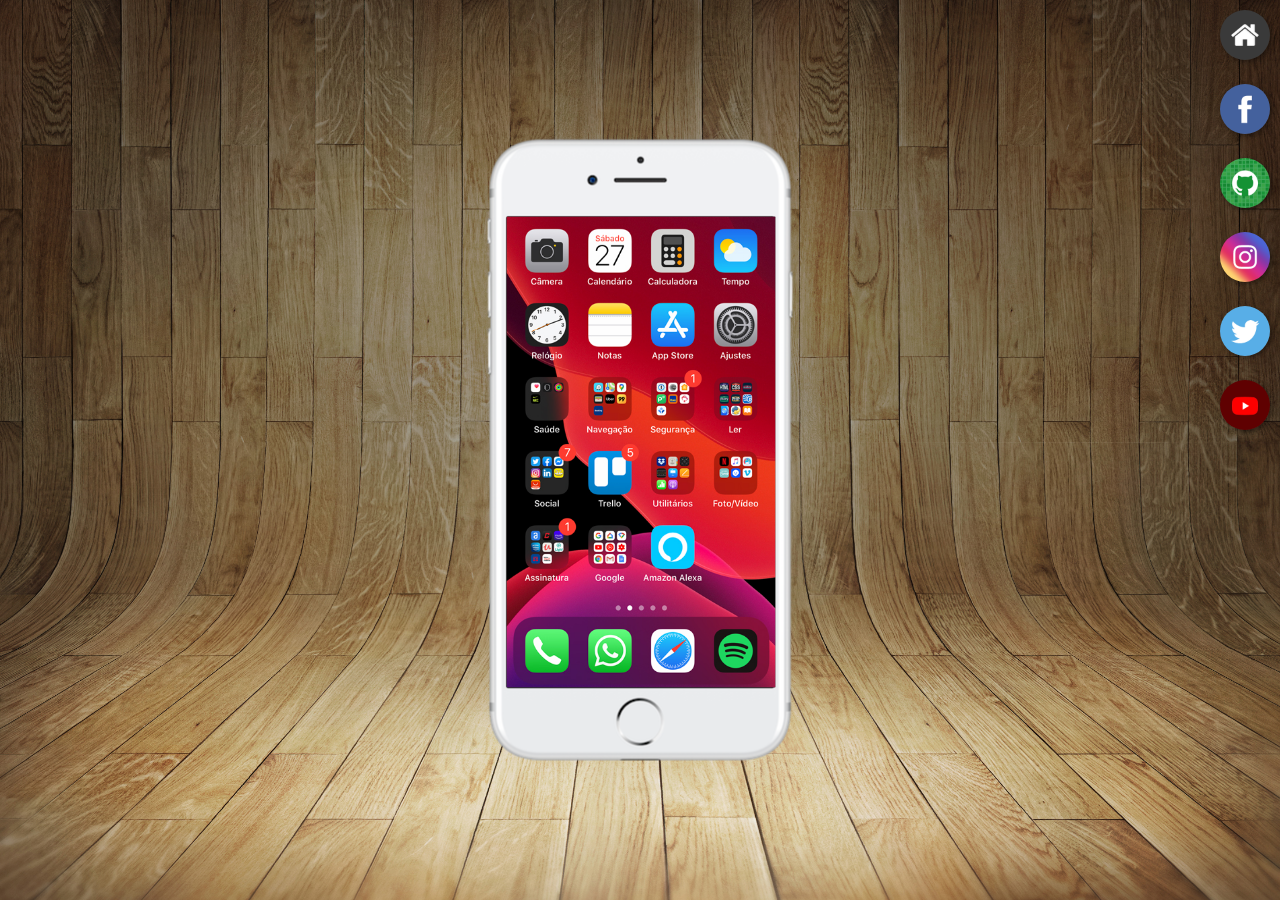
<file: index.html>
<!DOCTYPE html>
<html lang="pt-br">
<head>
    <meta charset="UTF-8">
    <meta name="viewport" content="width=device-width, initial-scale=1.0">
    <title>Primeira página</title>
    <link rel="stylesheet" href="estilo/style.css">
    <link rel="shortcut icon" href="favicon/favicon.ico" type="image/x-icon">
</head>
<body>
    <section id="telefone">
        <iframe src="home.html" frameborder="0" id="tela" name="tela">

        </iframe>
    </section>
    
    <section id="redes-sociais">
        <a href="home.html" target="tela"><img src="imagens/logo-home.jpg" alt="Home"><br></a>

        <a href="facebook.html" target="tela"><img src="imagens/logo-facebook.jpg" alt="Facebook"><br></a>

        <a href="github.html" target="tela"><img src="imagens/logo-github.jpg" alt="Github"><br></a>

        <a href="instagram.html" target="tela"><img src="imagens/logo-instagram.jpg" alt="Instagram"><br></a>

        <a href="twitter.html" target="tela"><img src="imagens/logo-twitter.jpg" alt="Twitter"><br></a>

        <a href="youtube.html" target="tela"><img src="imagens/logo-youtube.jpg" alt="YouTube"><br></a>
    </section>
</body>
</html>
</file>
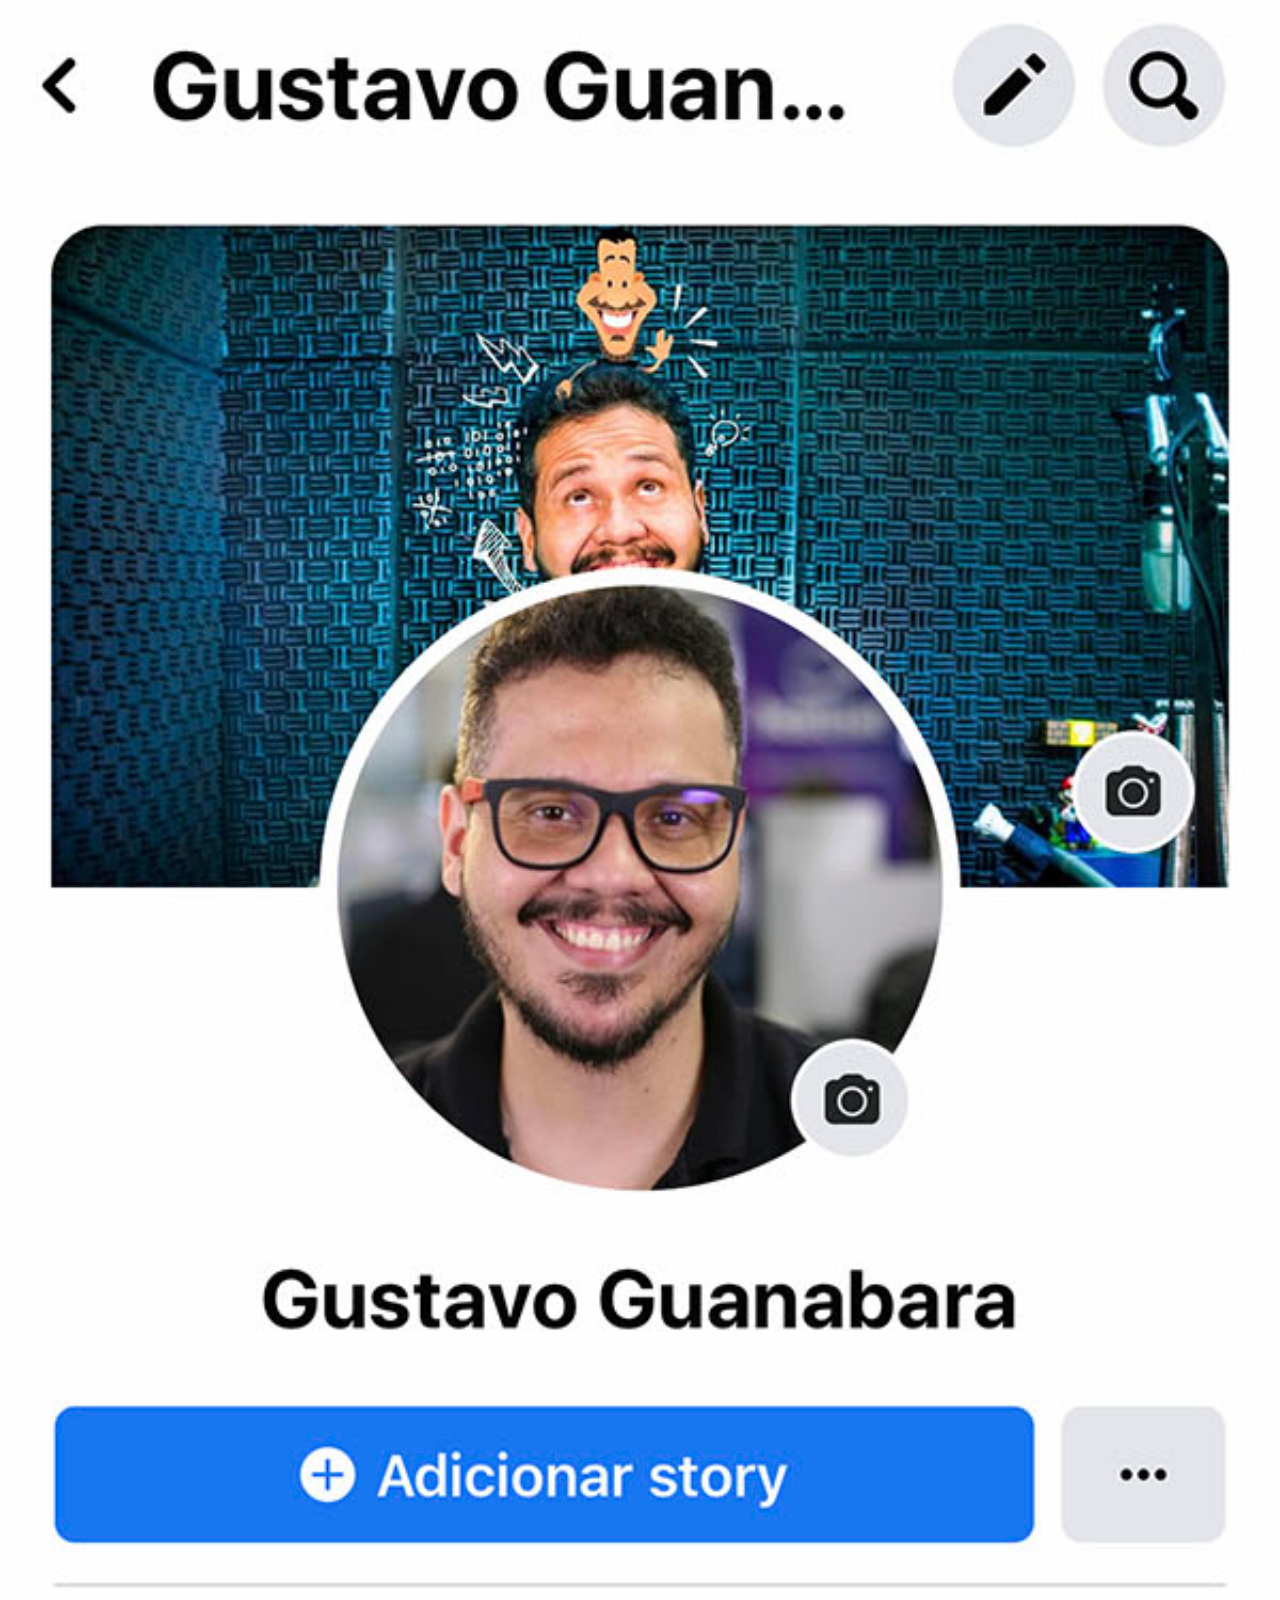
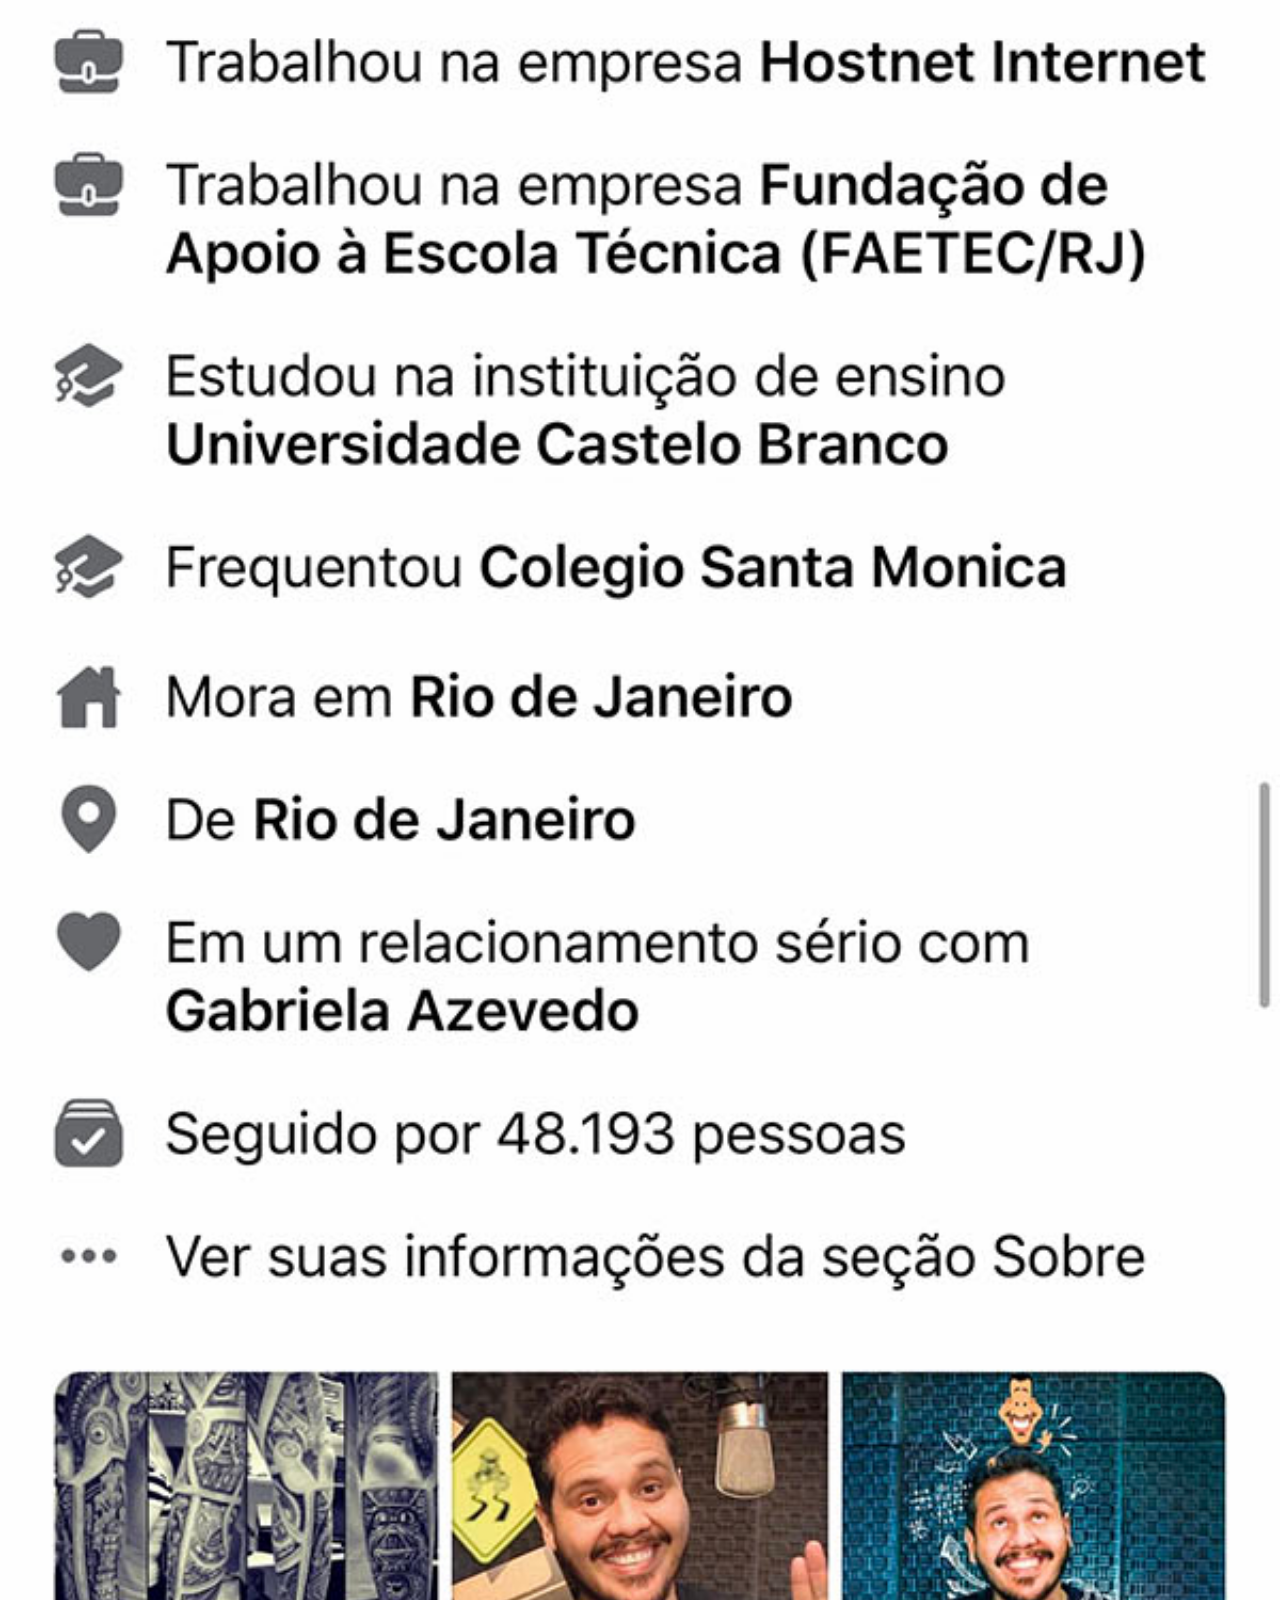
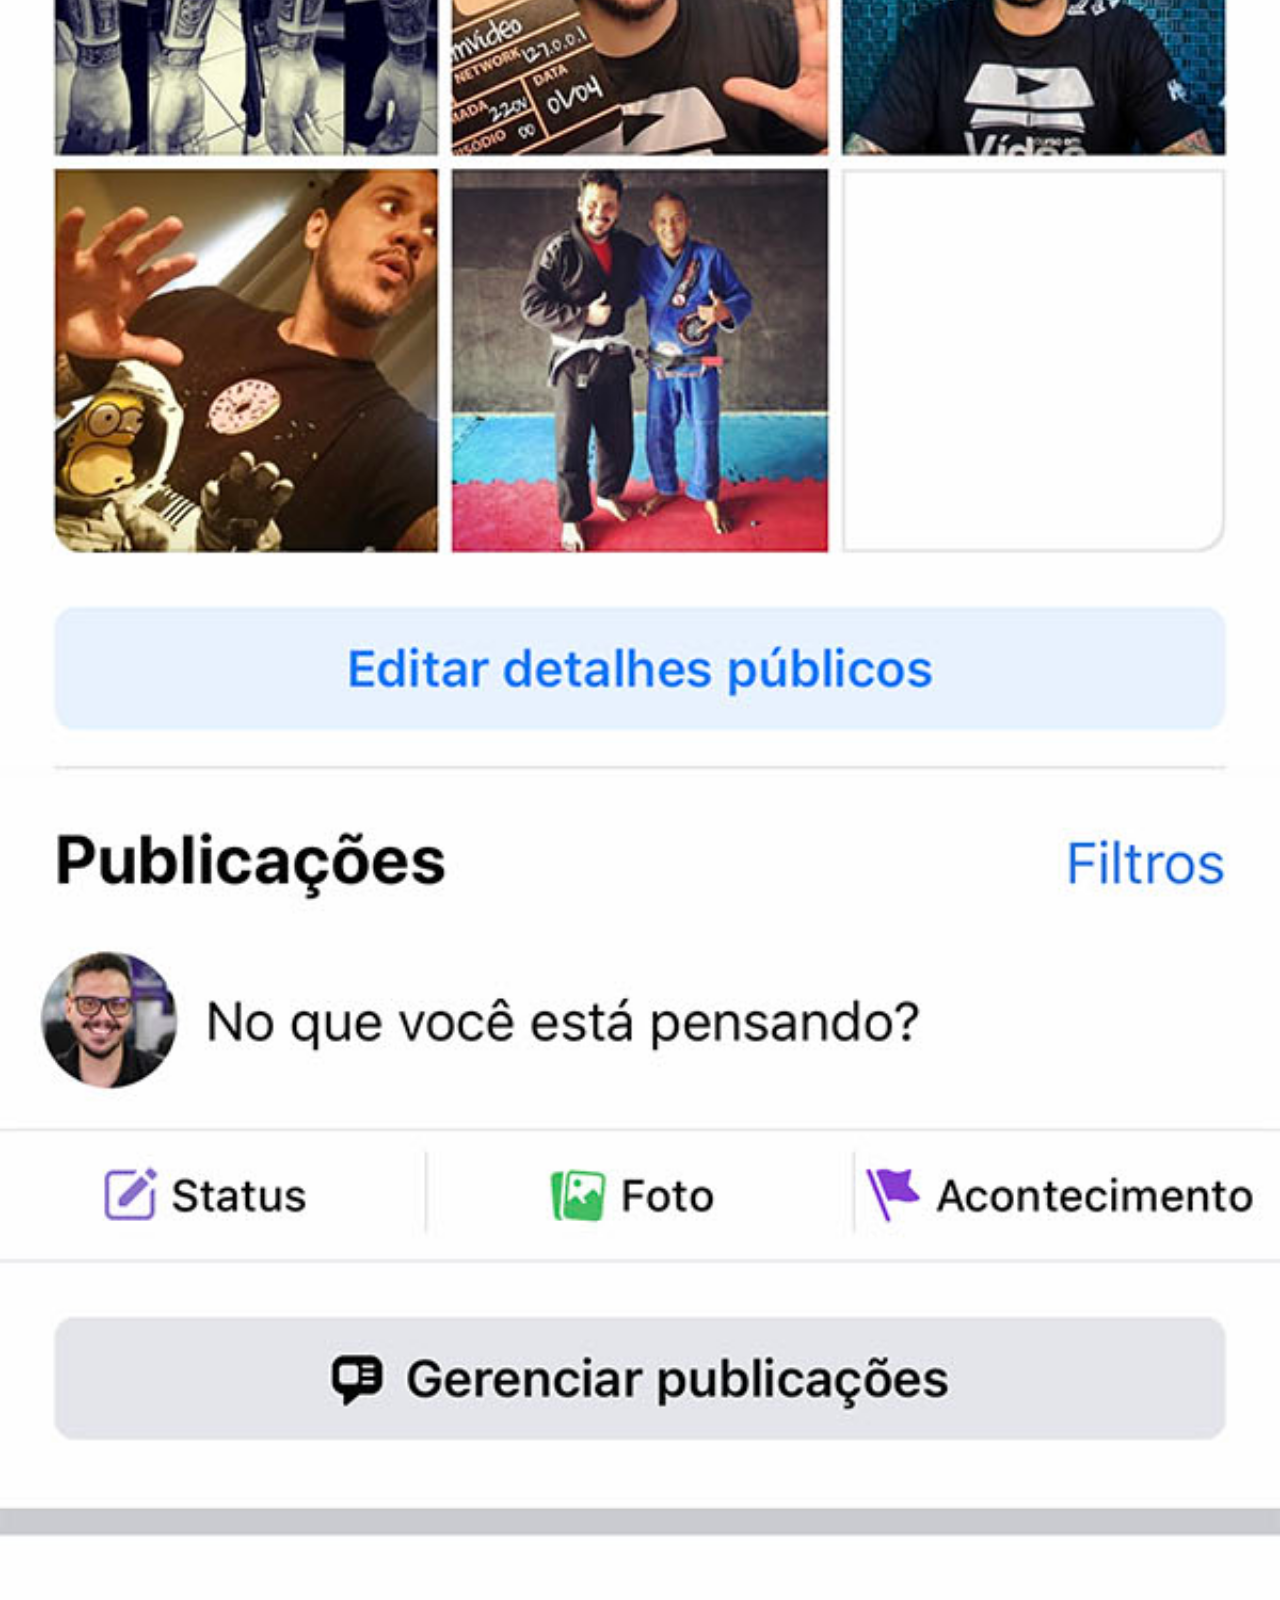
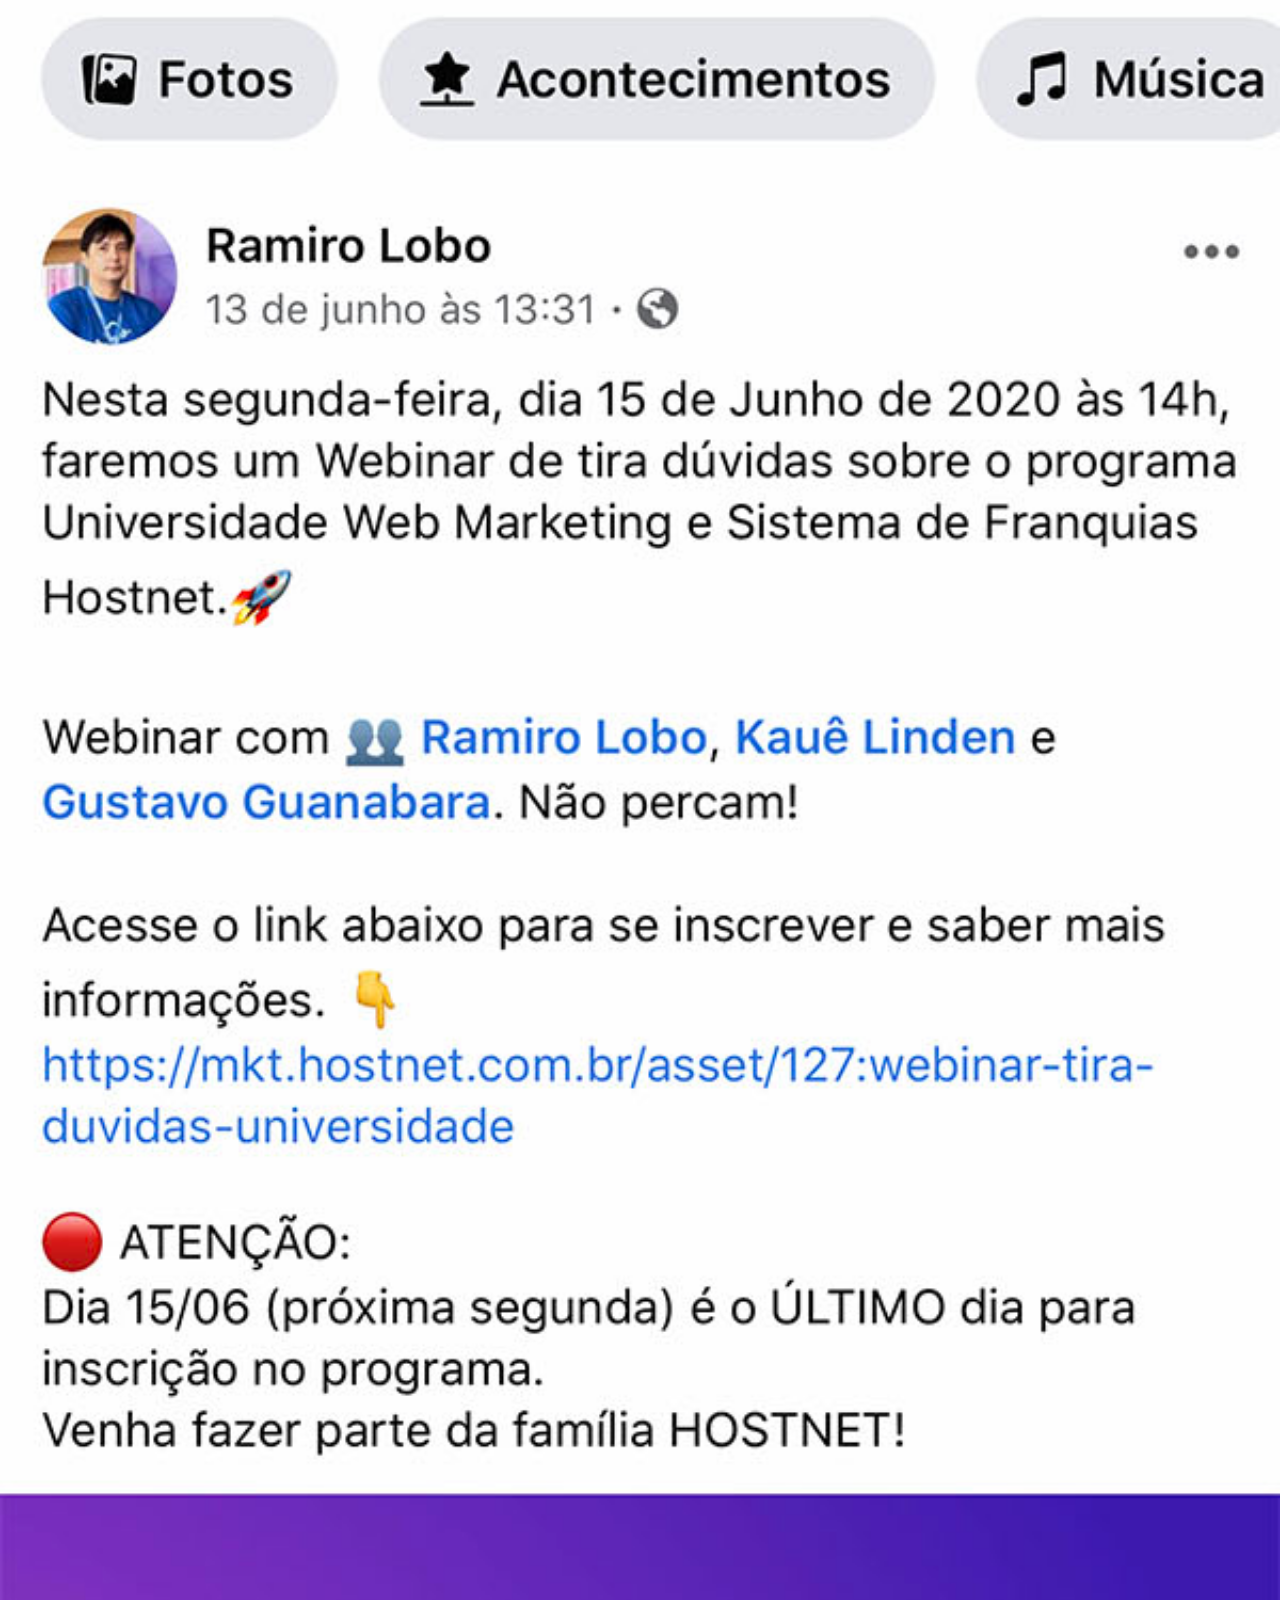
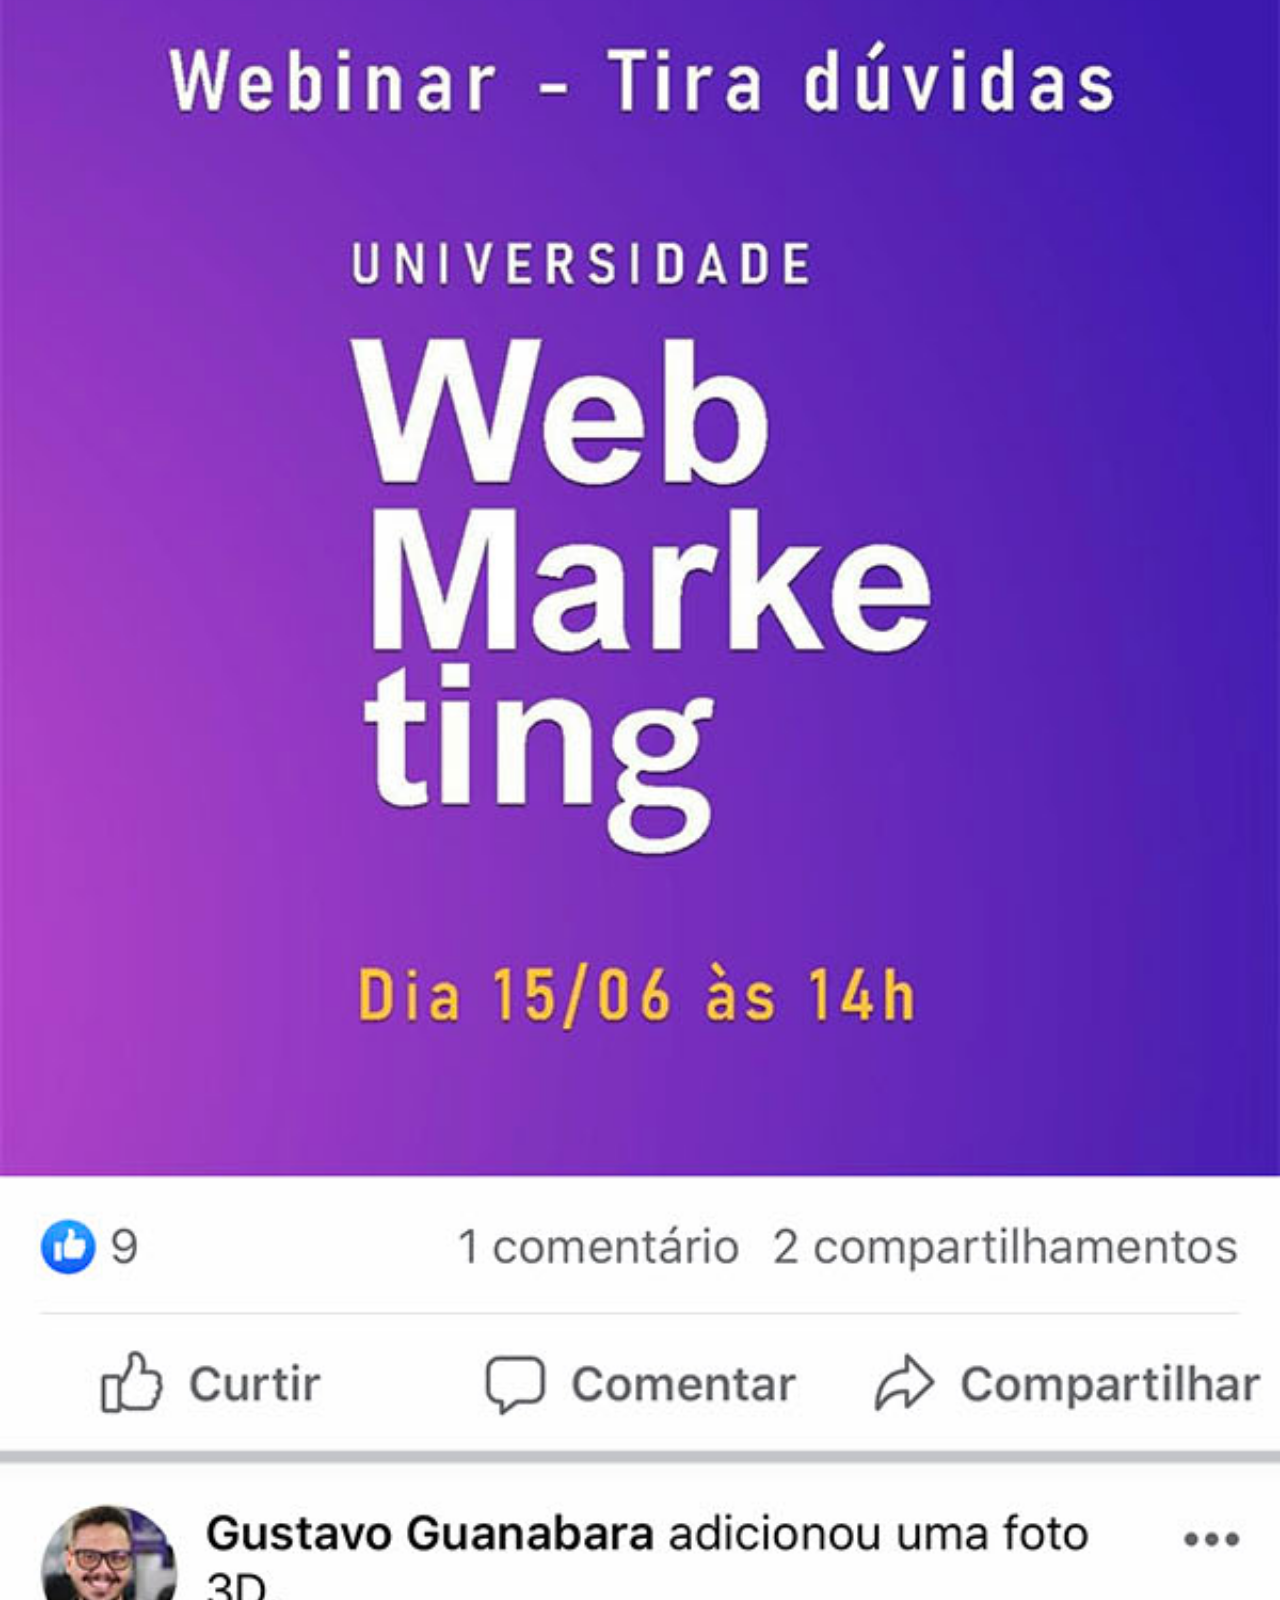
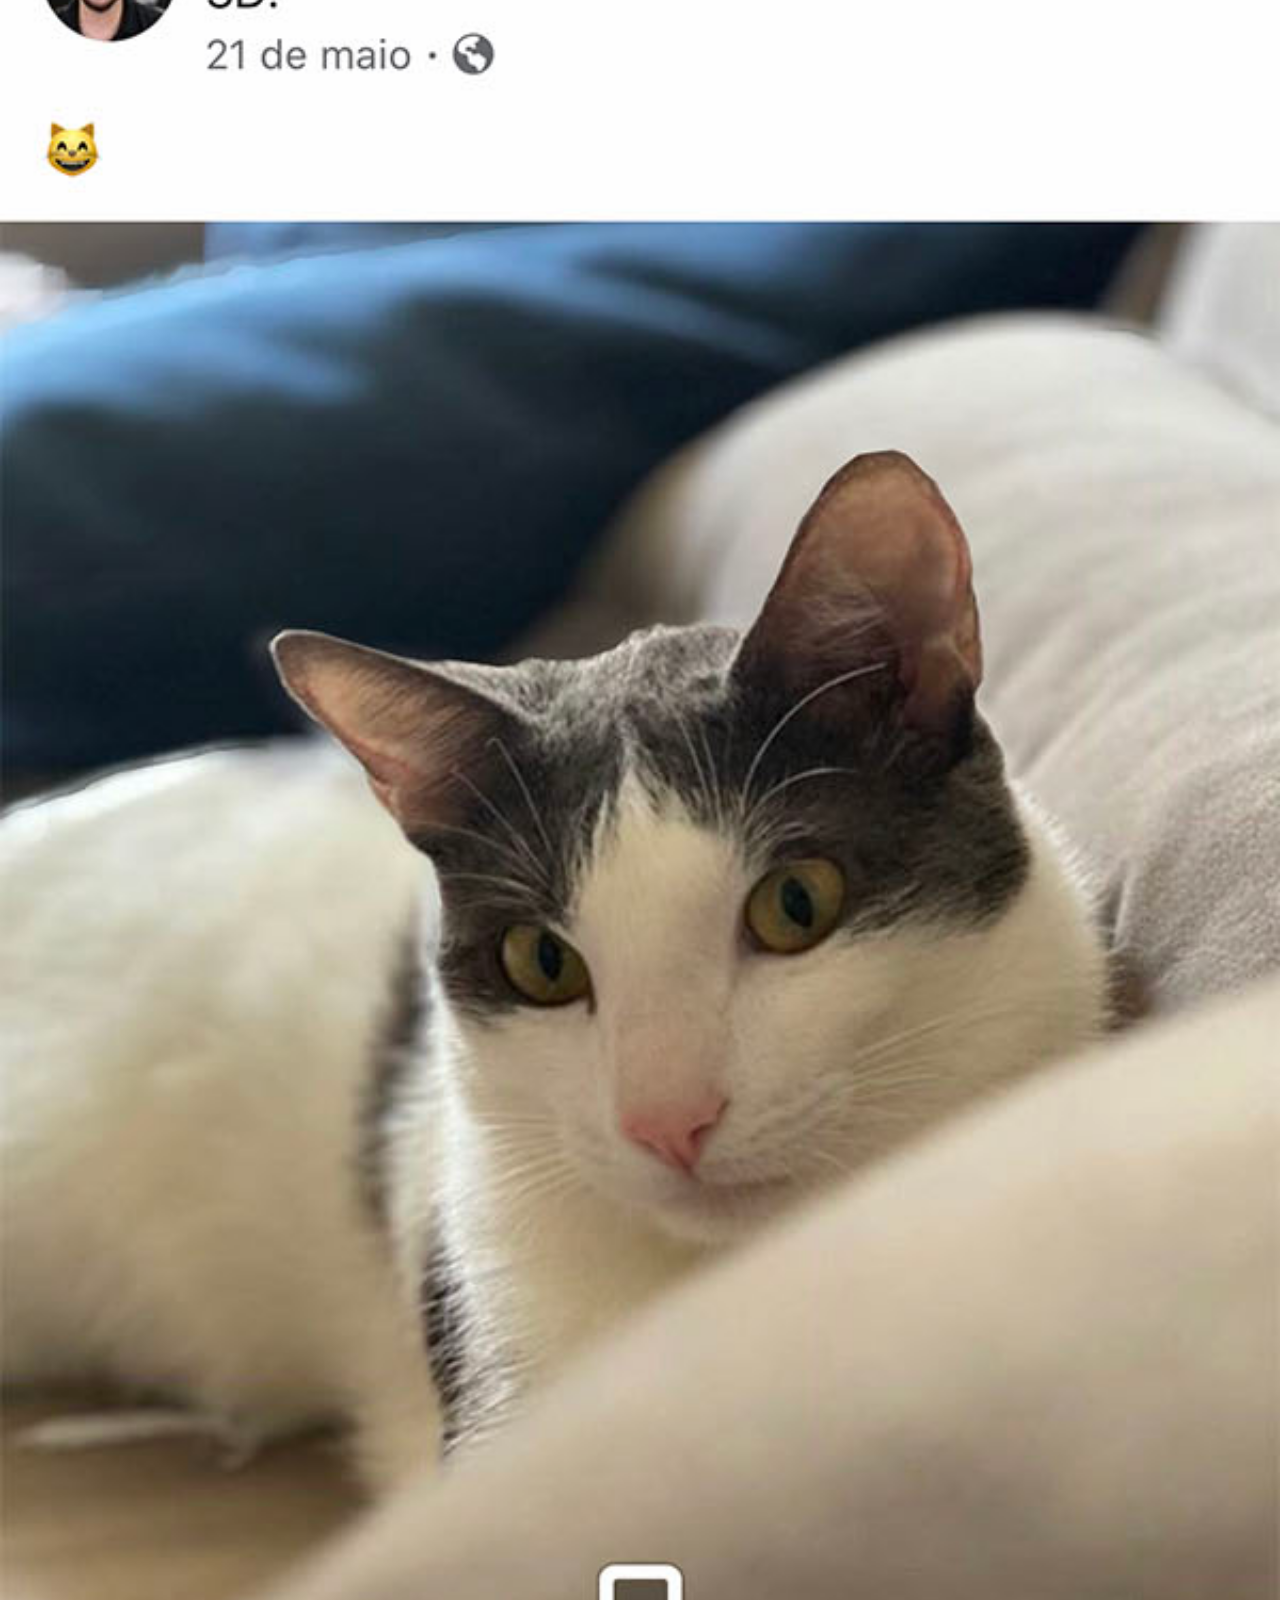
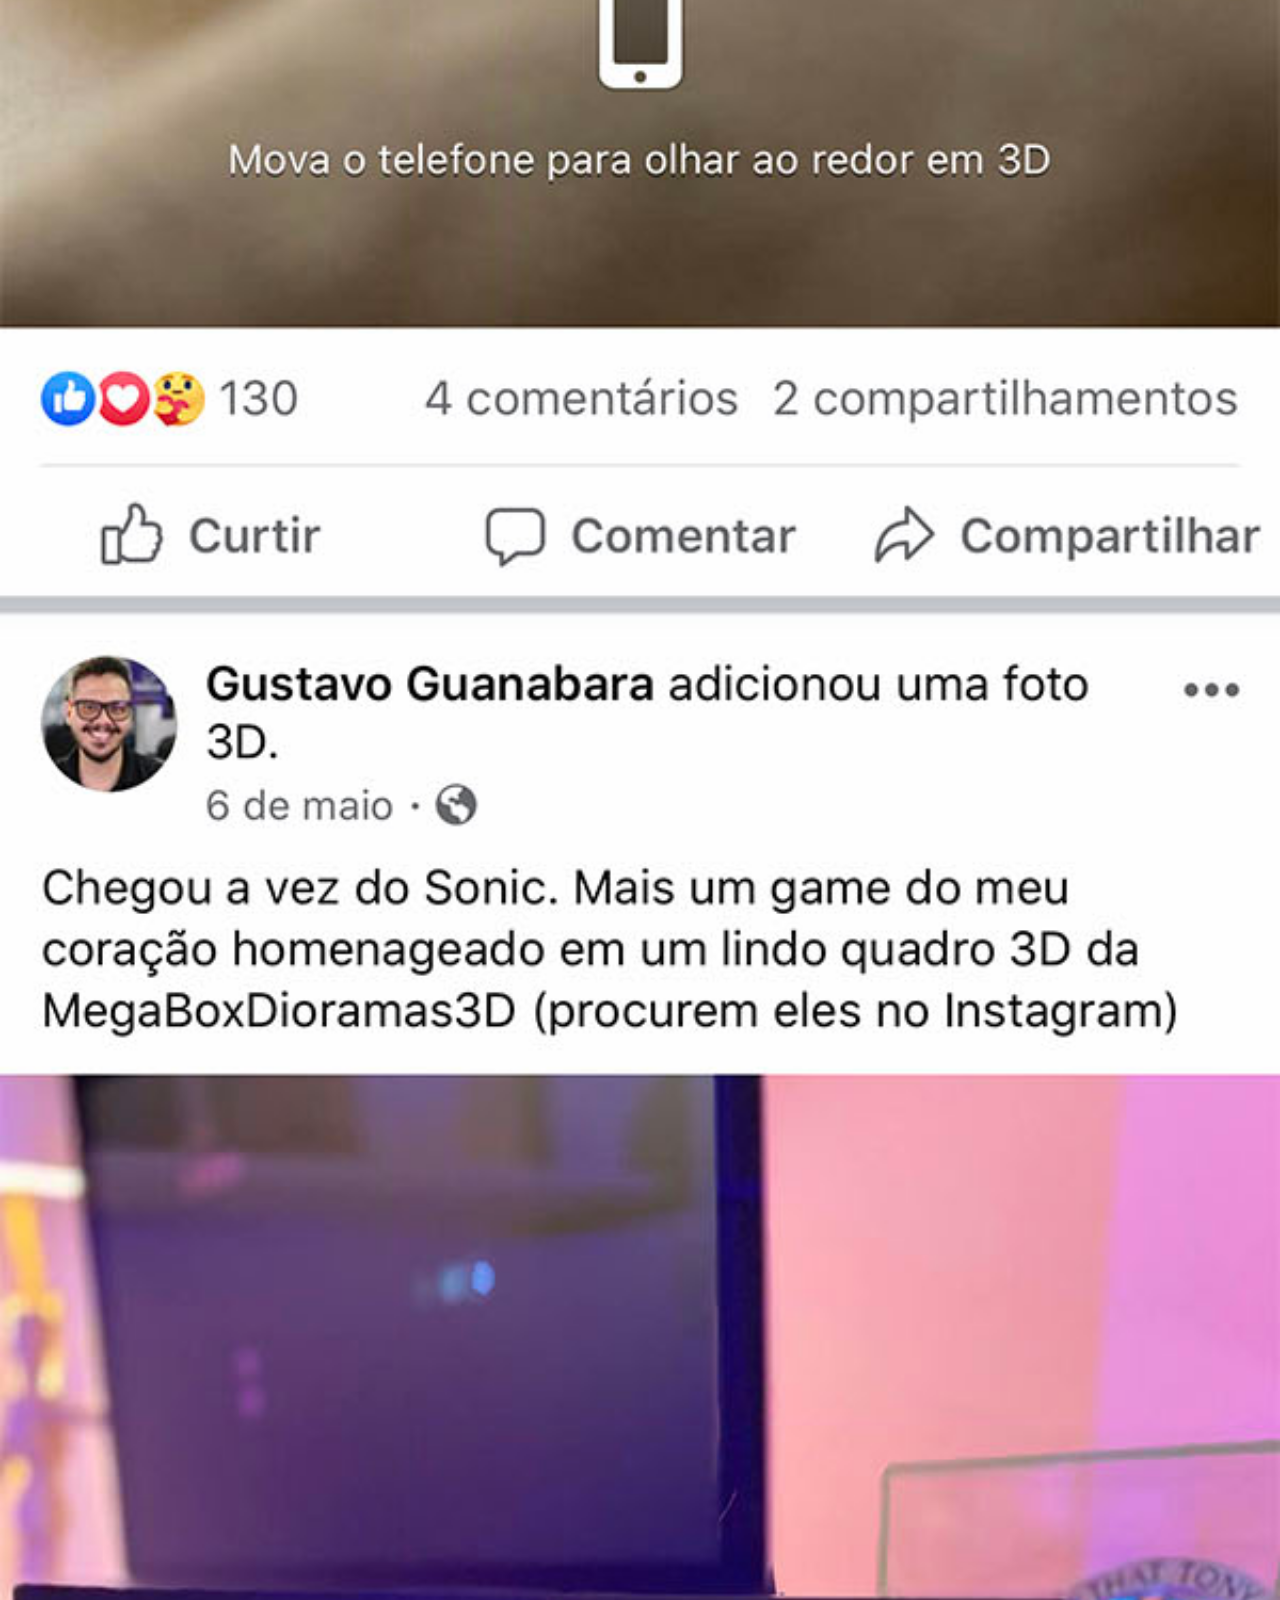
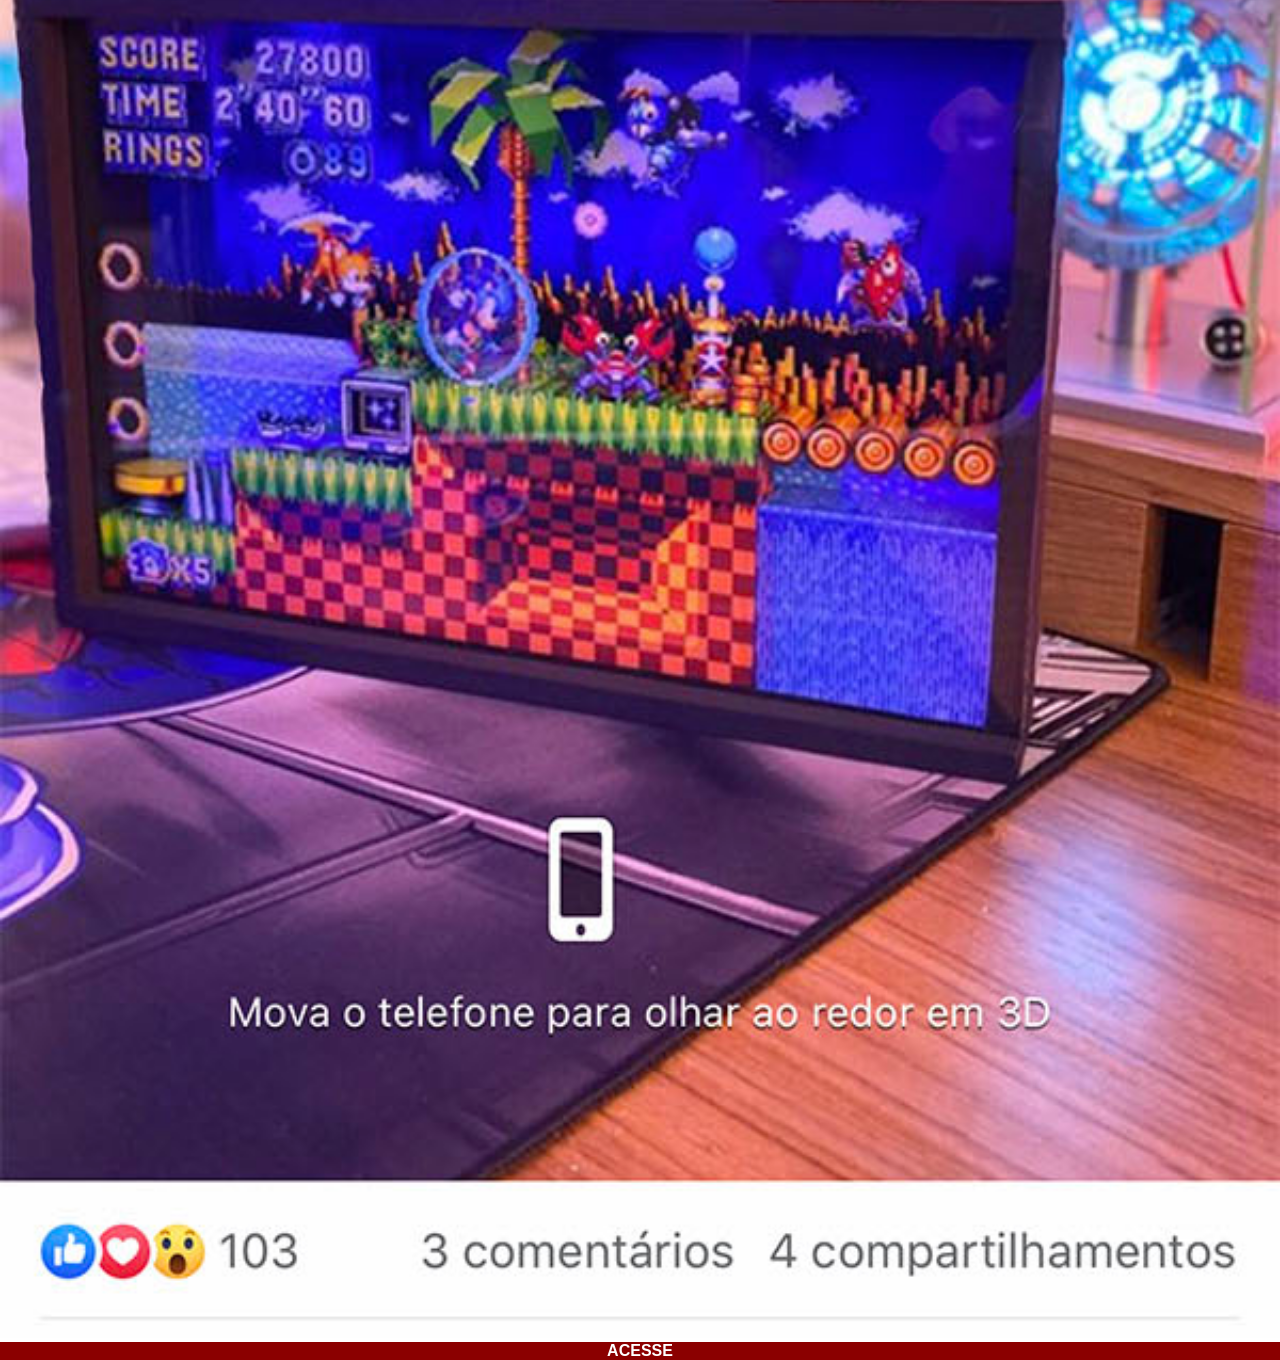
<file: facebook.html>
<!DOCTYPE html>
<html lang="pt-br">
<head>
    <meta charset="UTF-8">
    <meta name="viewport" content="width=device-width, initial-scale=1.0">
    <title>Facebook</title>
    <link rel="stylesheet" href="estilo/social.css">
</head>
<body>
    <img src="imagens/tela-facebook.jpg" alt="Facebook">   
    <a href="https://www.facebook.com/gustavoguanabara/?locale=pt_BR" target="_blank">ACESSE</a>
</body>
</html>
</file>
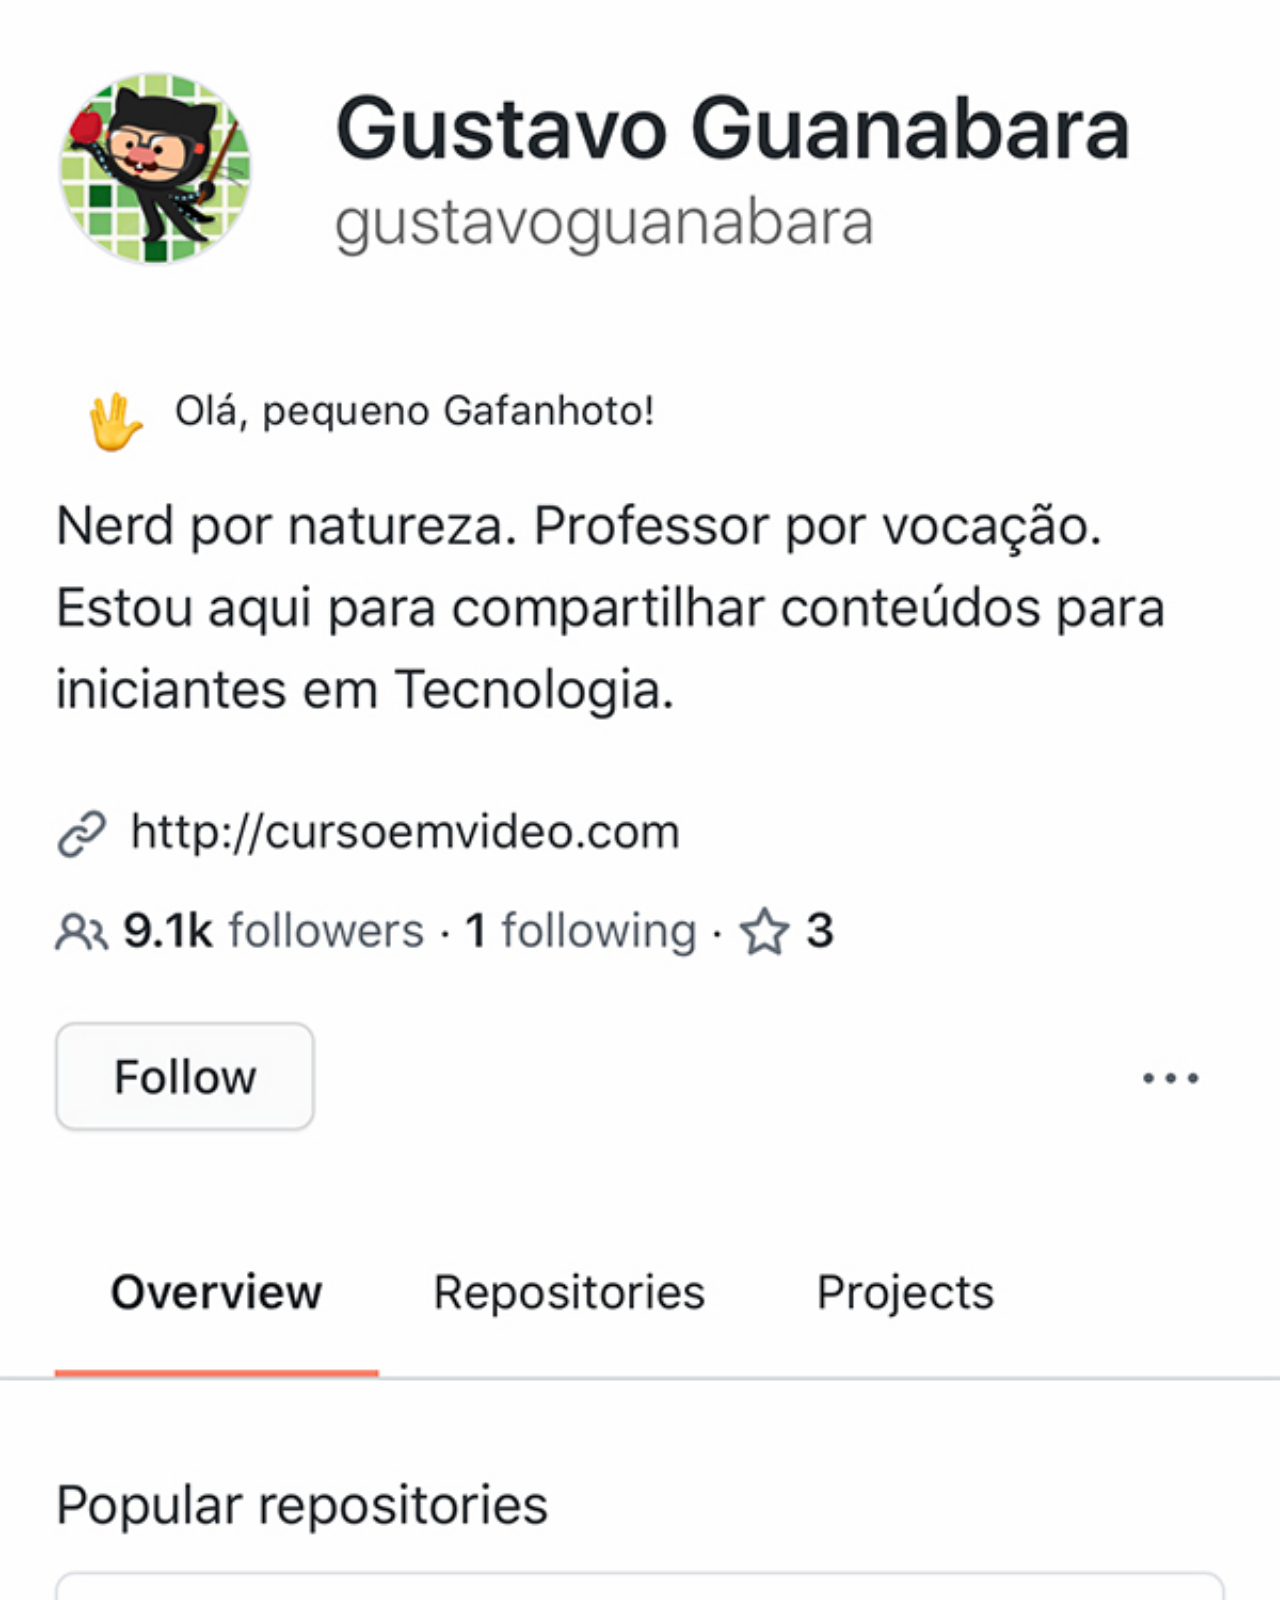
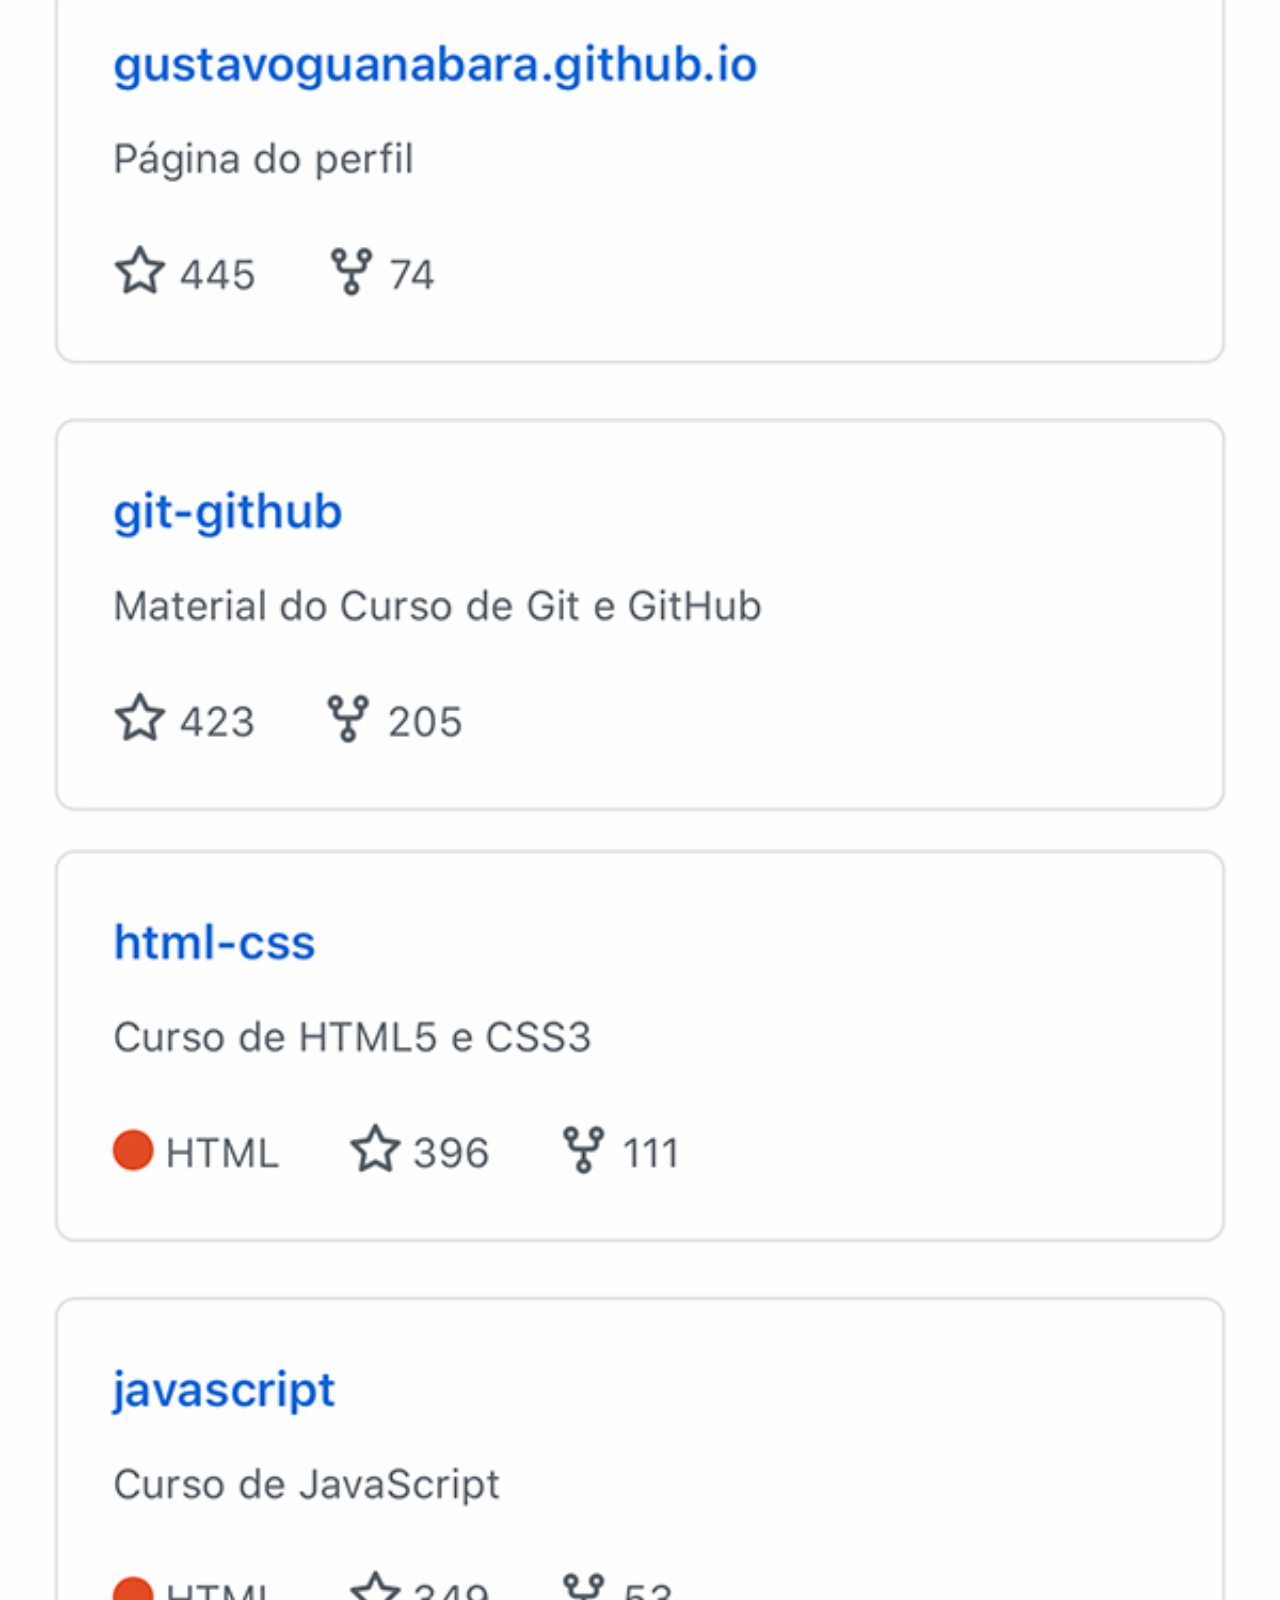
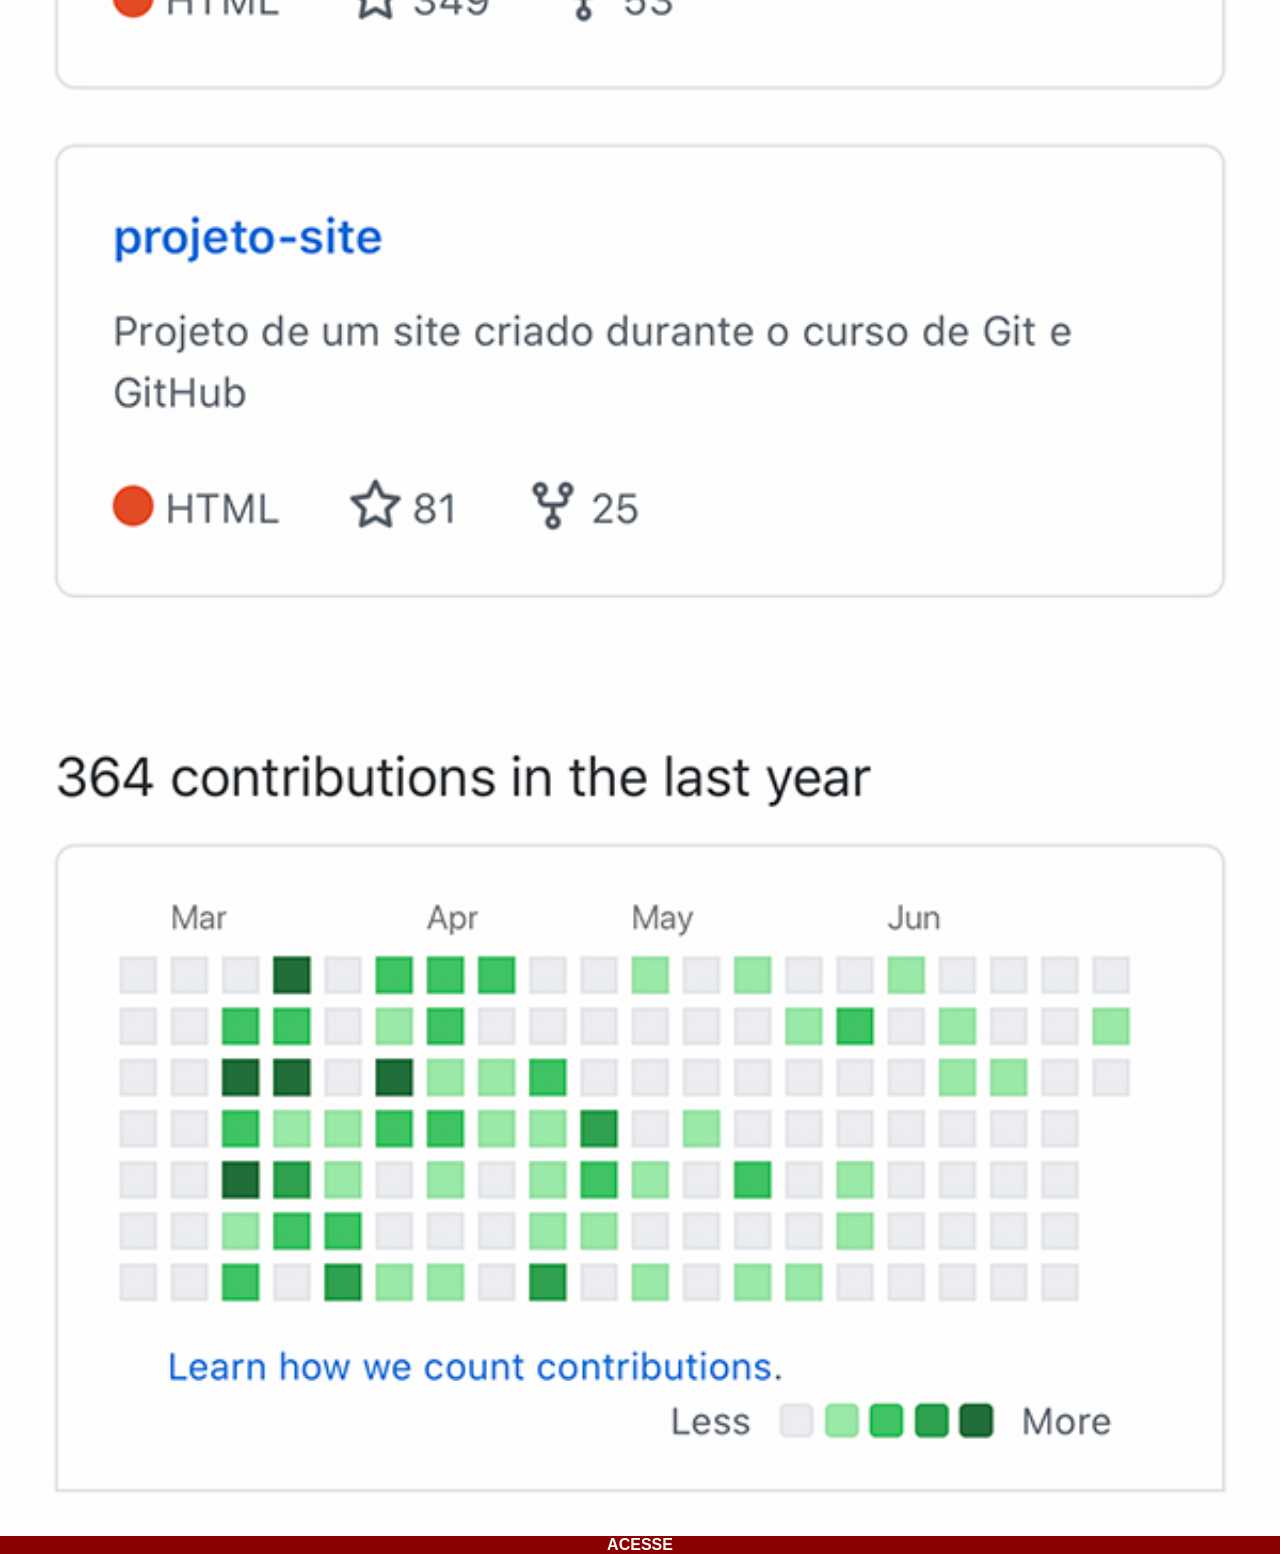
<file: github.html>
<!DOCTYPE html>
<html lang="pt-br">
<head>
    <meta charset="UTF-8">
    <meta name="viewport" content="width=device-width, initial-scale=1.0">
    <title>Github</title>
    <link rel="stylesheet" href="estilo/social.css">
</head>
<body>
    <img src="imagens/tela-github.jpg" alt="Github">   
    <a href="https://github.com/gustavoguanabara" target="_blank">ACESSE</a>
</body>
</html>
</file>
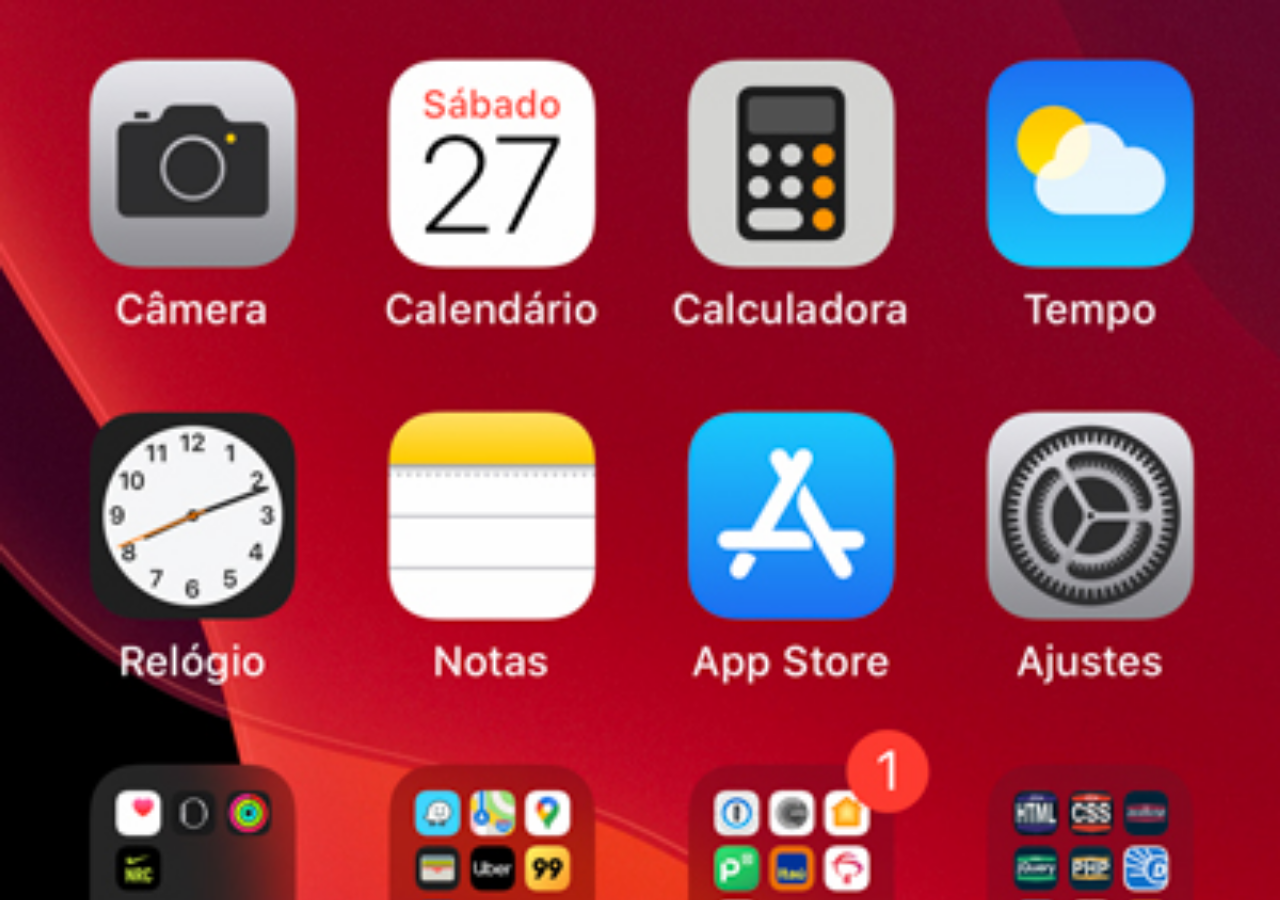
<file: home.html>
<!DOCTYPE html>
<html lang="pt-br">
<head>
    <meta charset="UTF-8">
    <meta name="viewport" content="width=device-width, initial-scale=1.0">
    <title>Home</title>
</head>
<style>
    * {
        margin: 0px;
        padding: 0px;
    }

    body {
        width: 100vw;
        height: 100vh;
        background: black url("imagens/tela-home.jpg") no-repeat top center;
        background-size: cover;
    }
</style>
<body>
    
</body>
</html>
</file>
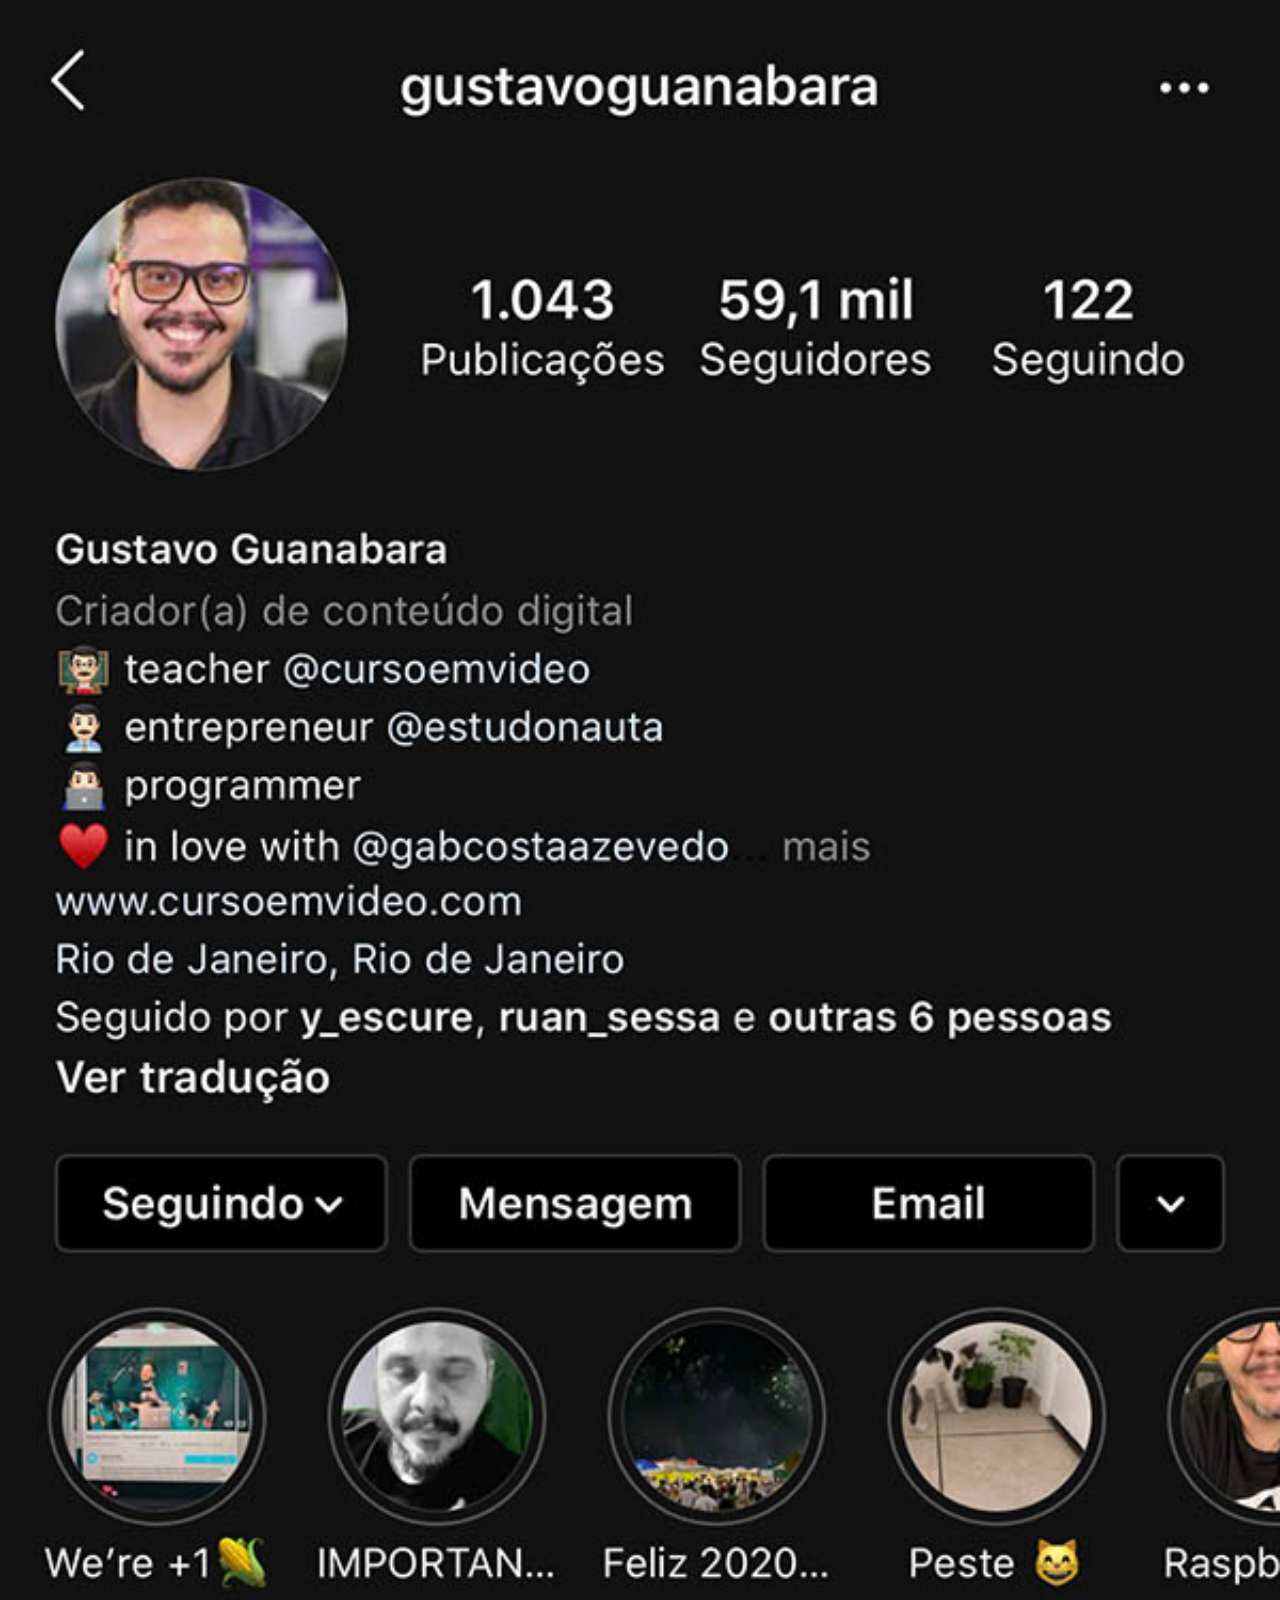
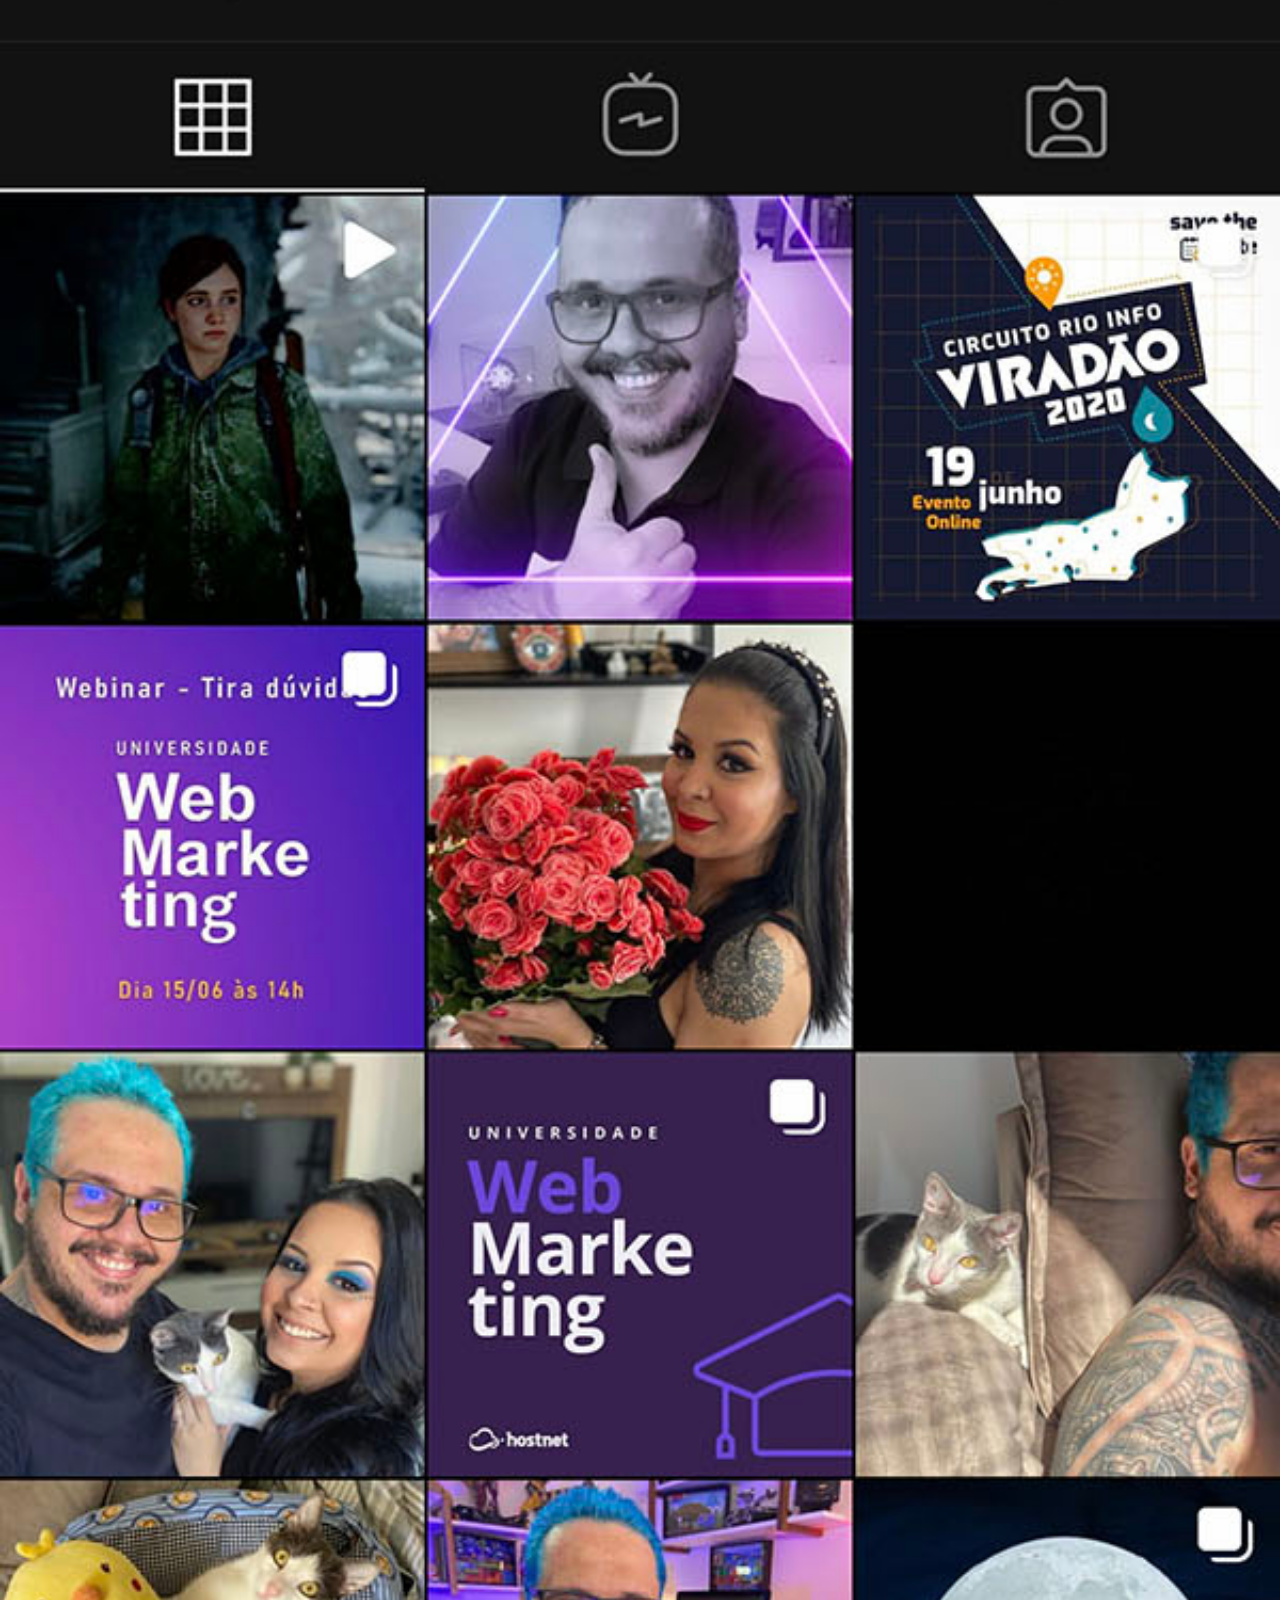
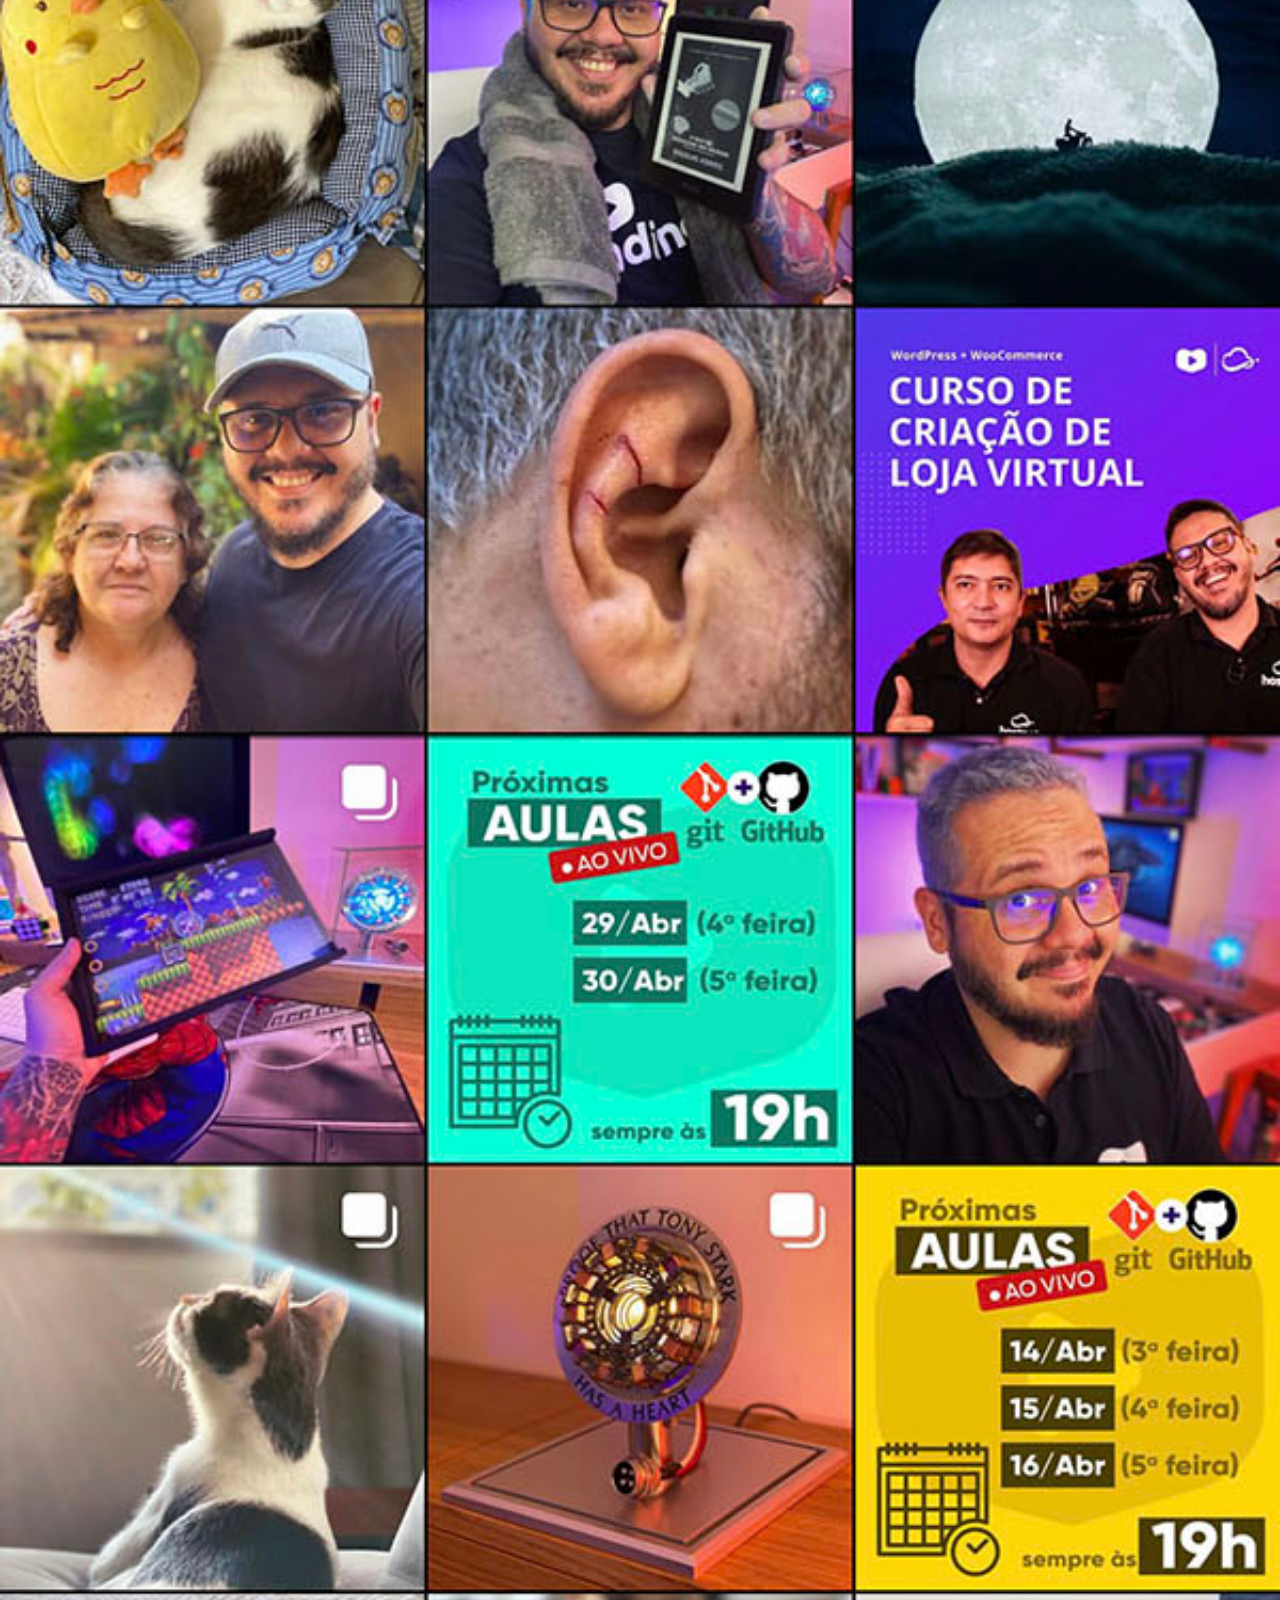
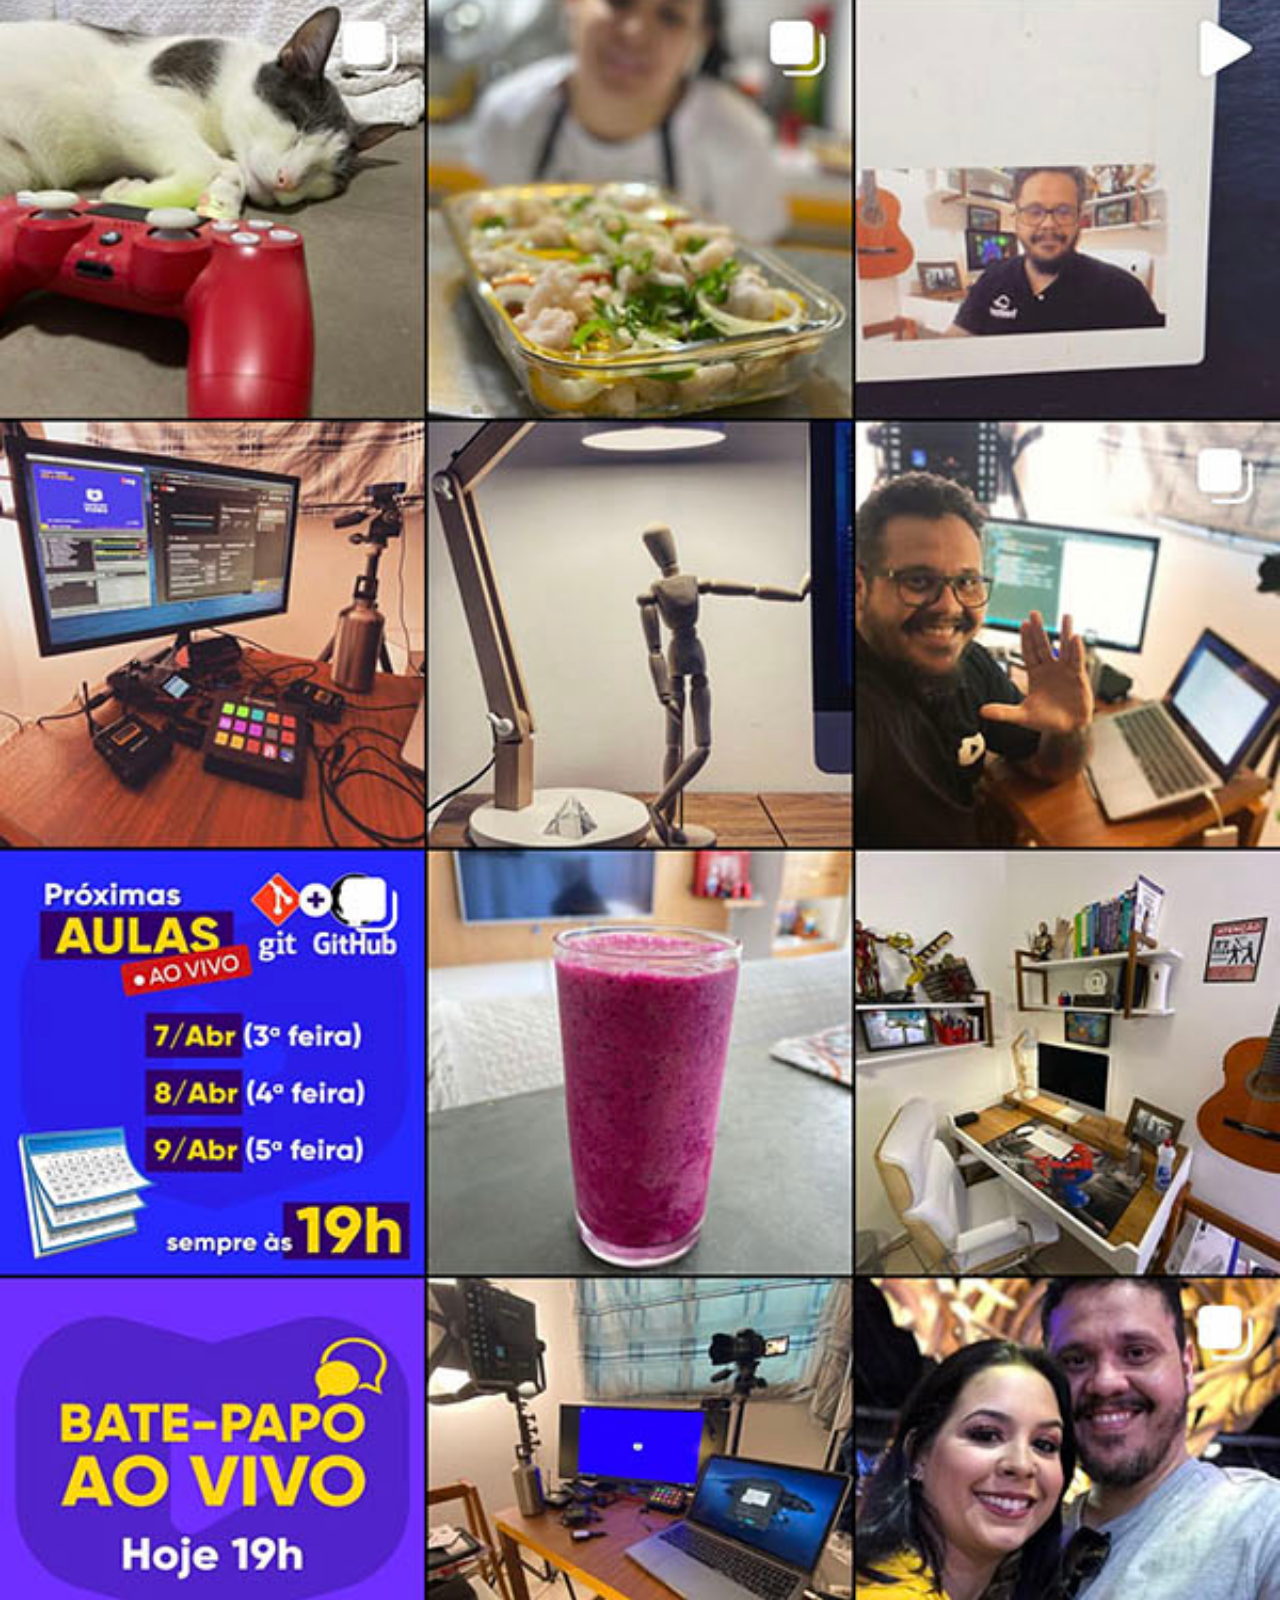
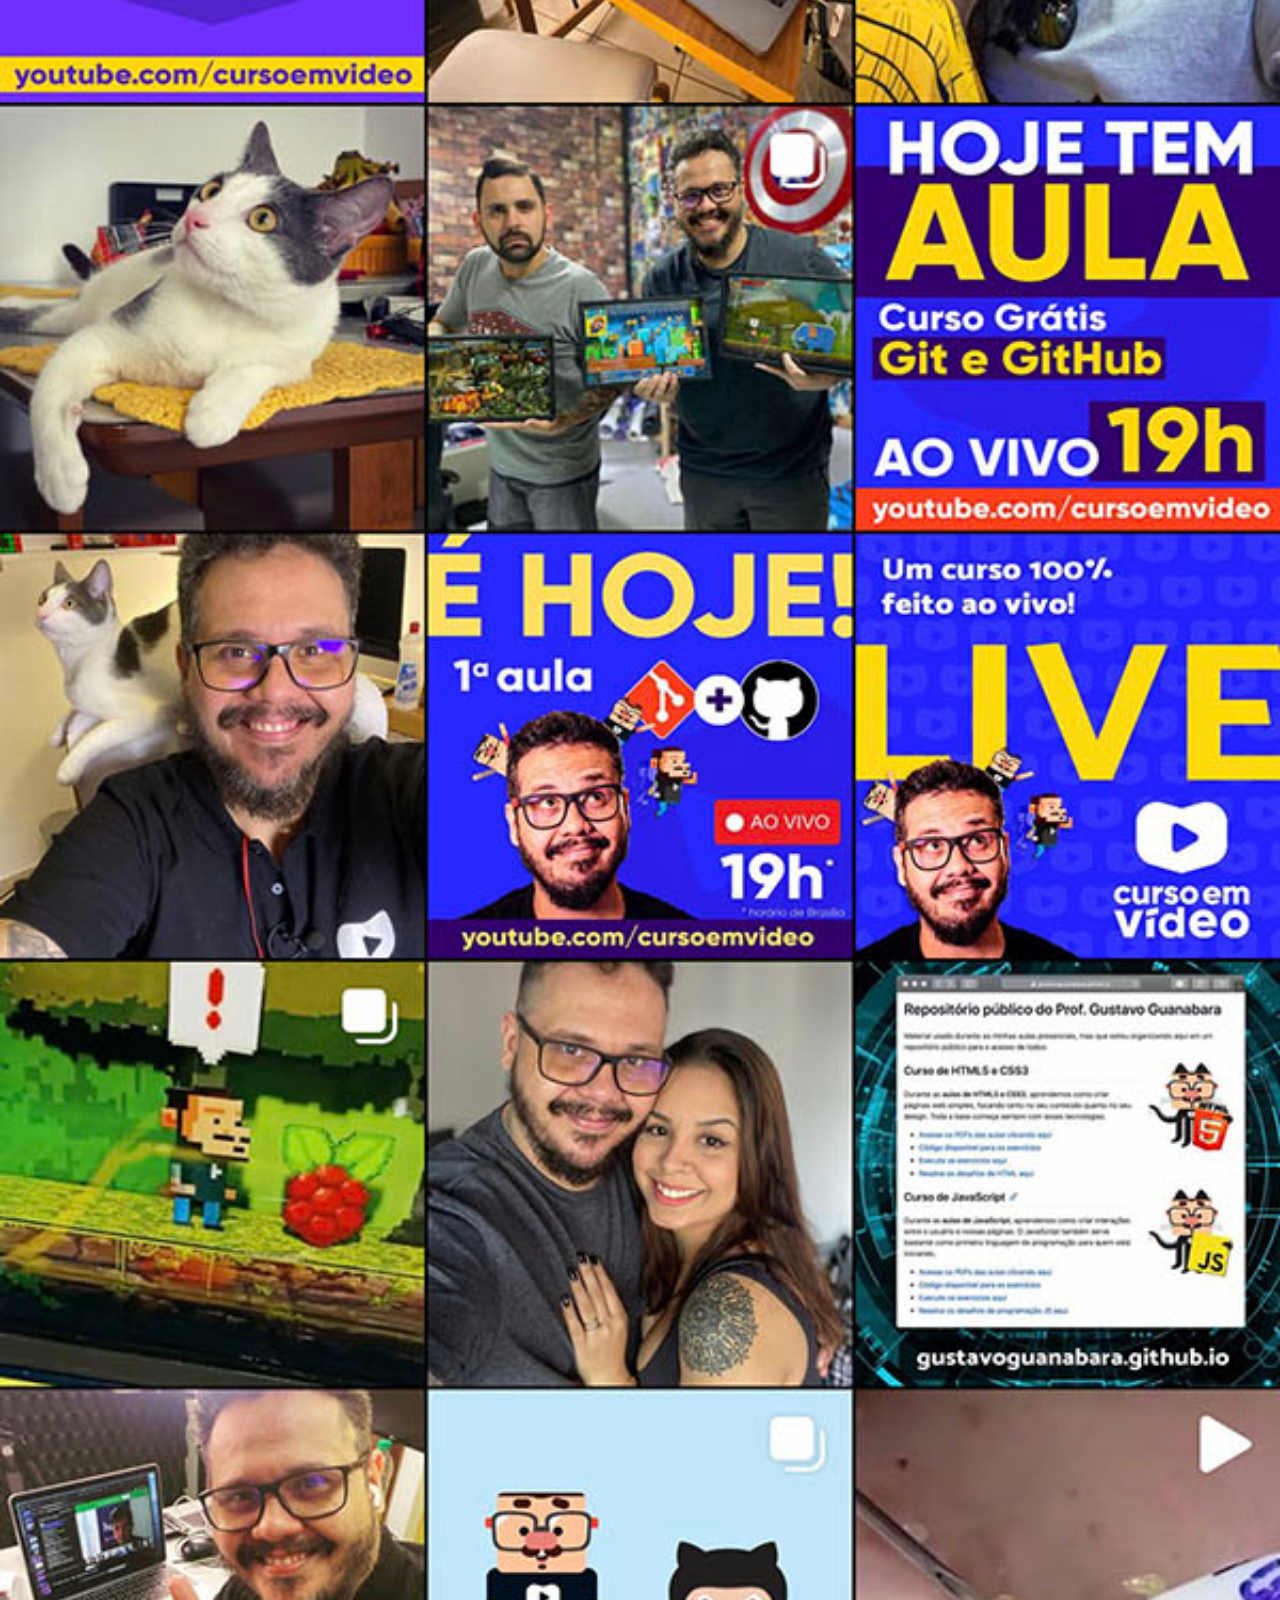
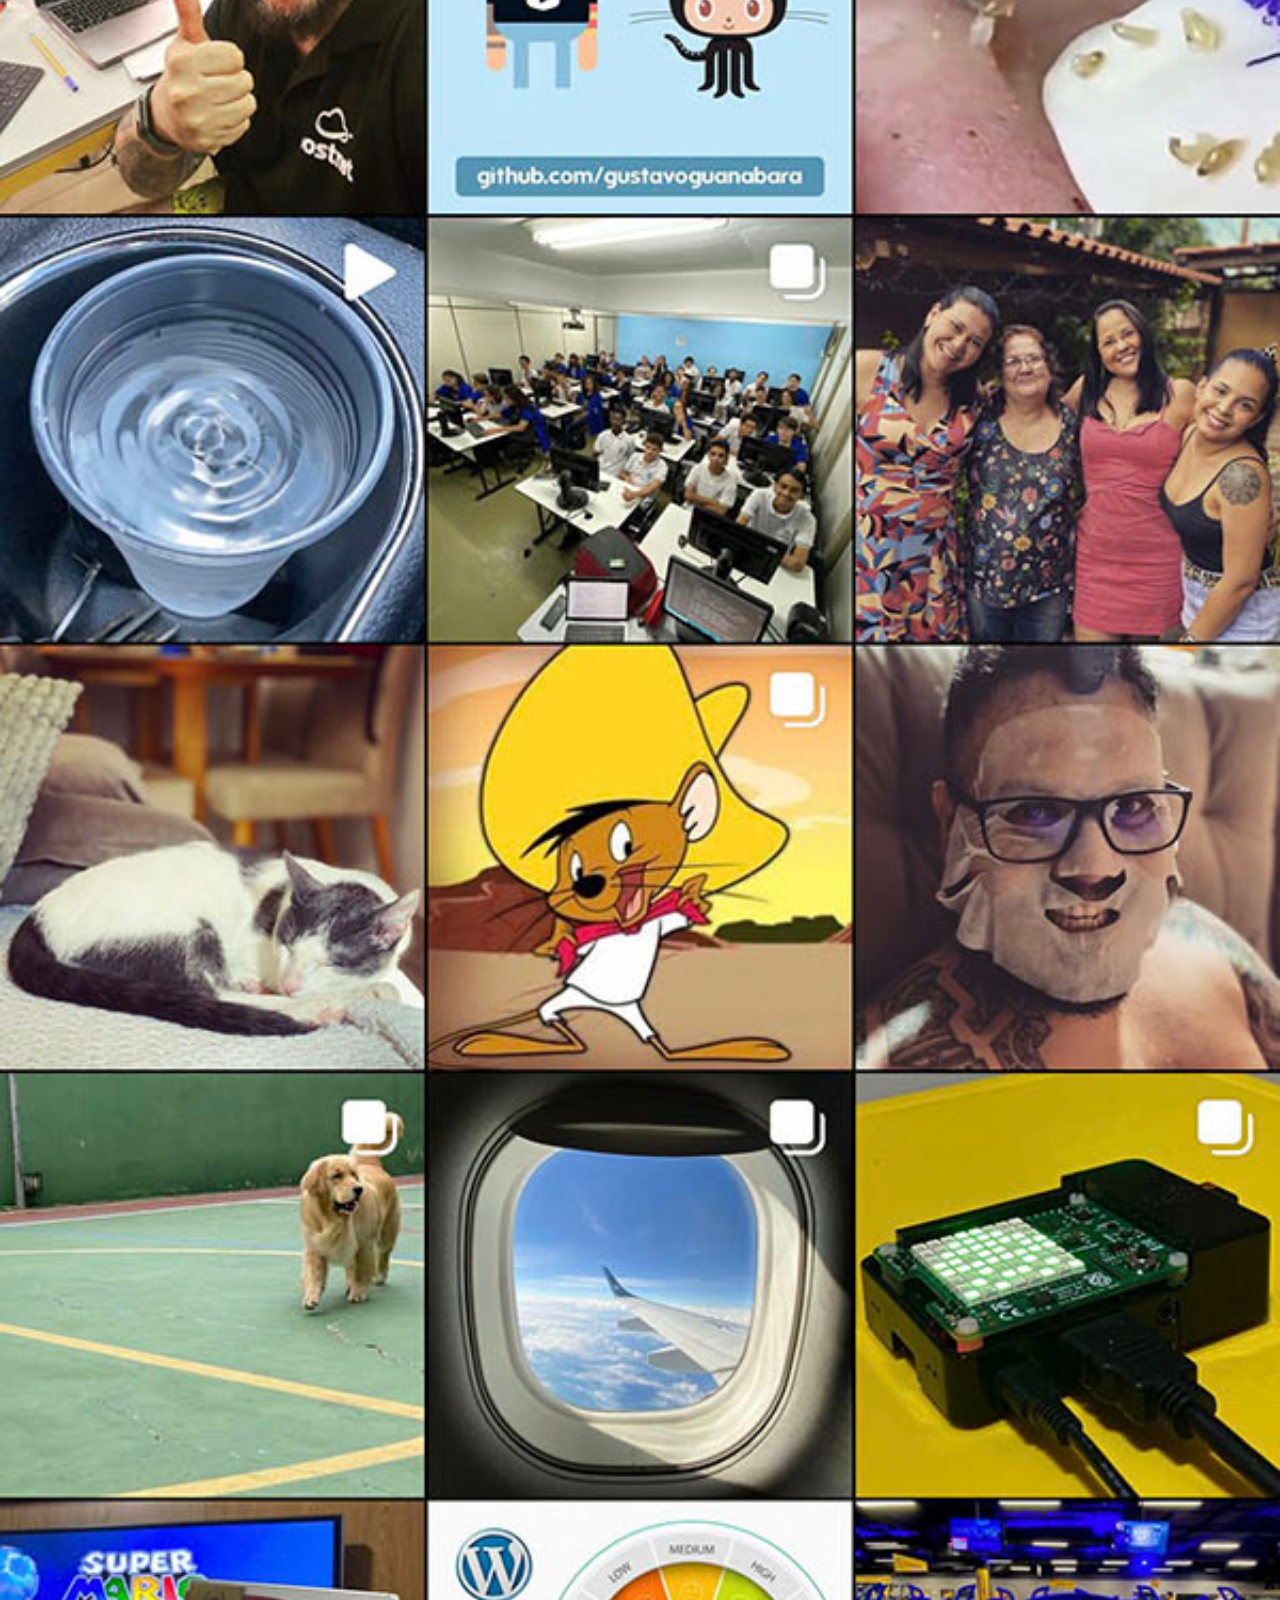
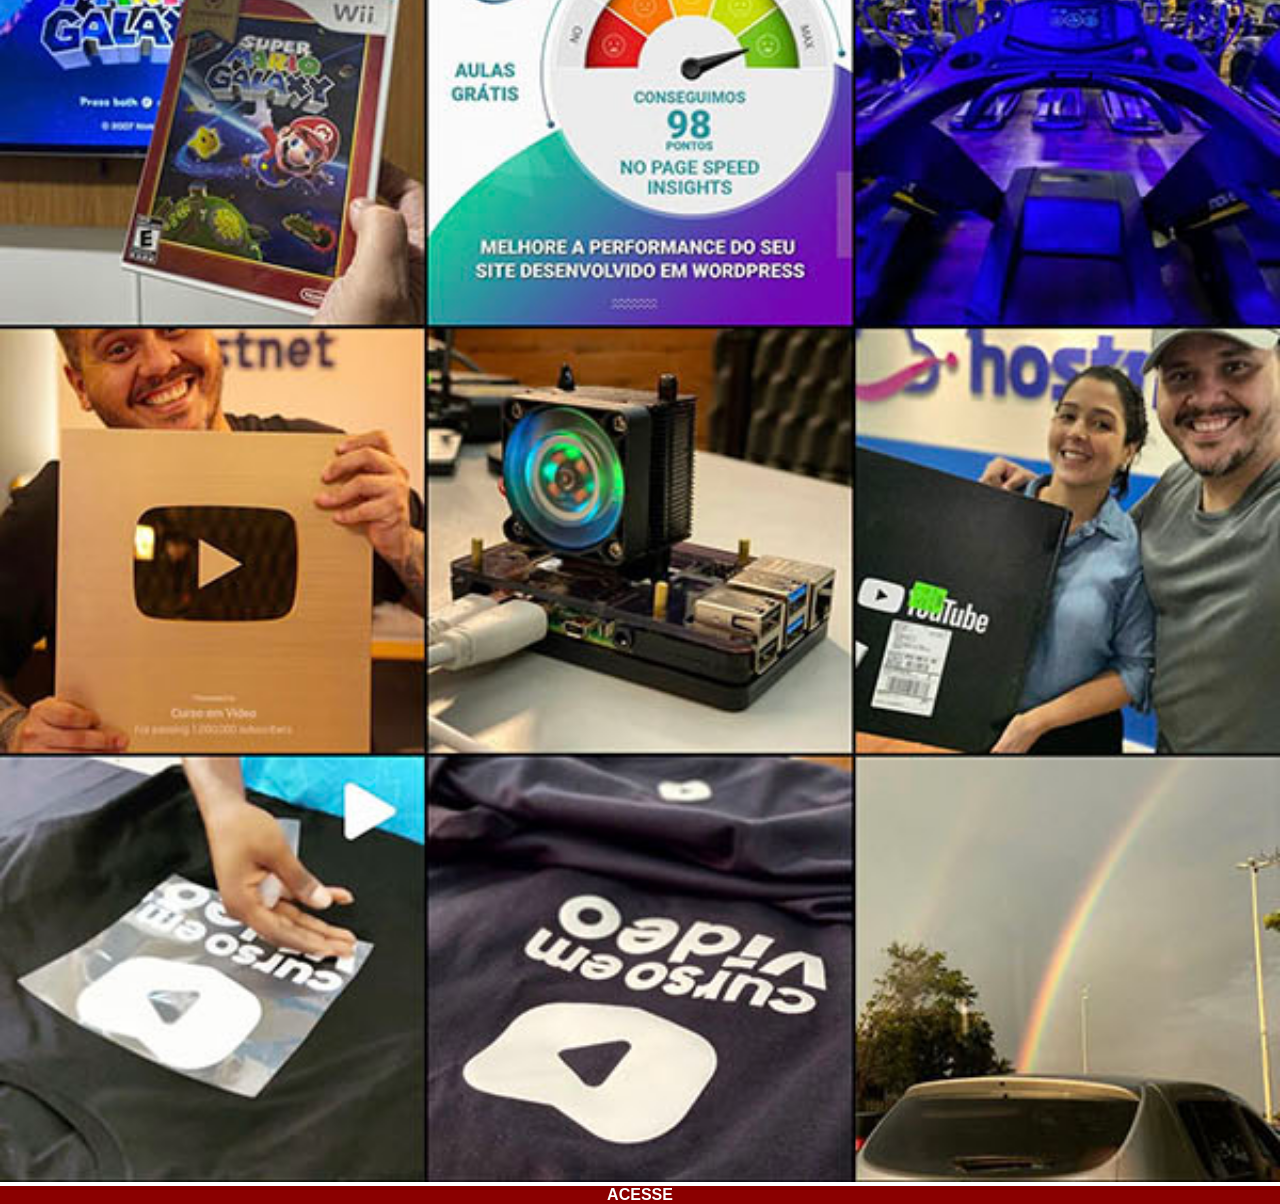
<file: instagram.html>
<!DOCTYPE html>
<html lang="en">
<head>
    <meta charset="UTF-8">
    <meta name="viewport" content="width=device-width, initial-scale=1.0">
    <title>Instagram</title>
    <link rel="stylesheet" href="estilo/social.css">
</head>
<body>
    <img src="imagens/tela-instagram.jpg" alt="Instagram">
    <a href="https://www.instagram.com/gustavoguanabara/" target="_blank">ACESSE</a>   
</body>
</html>
</file>
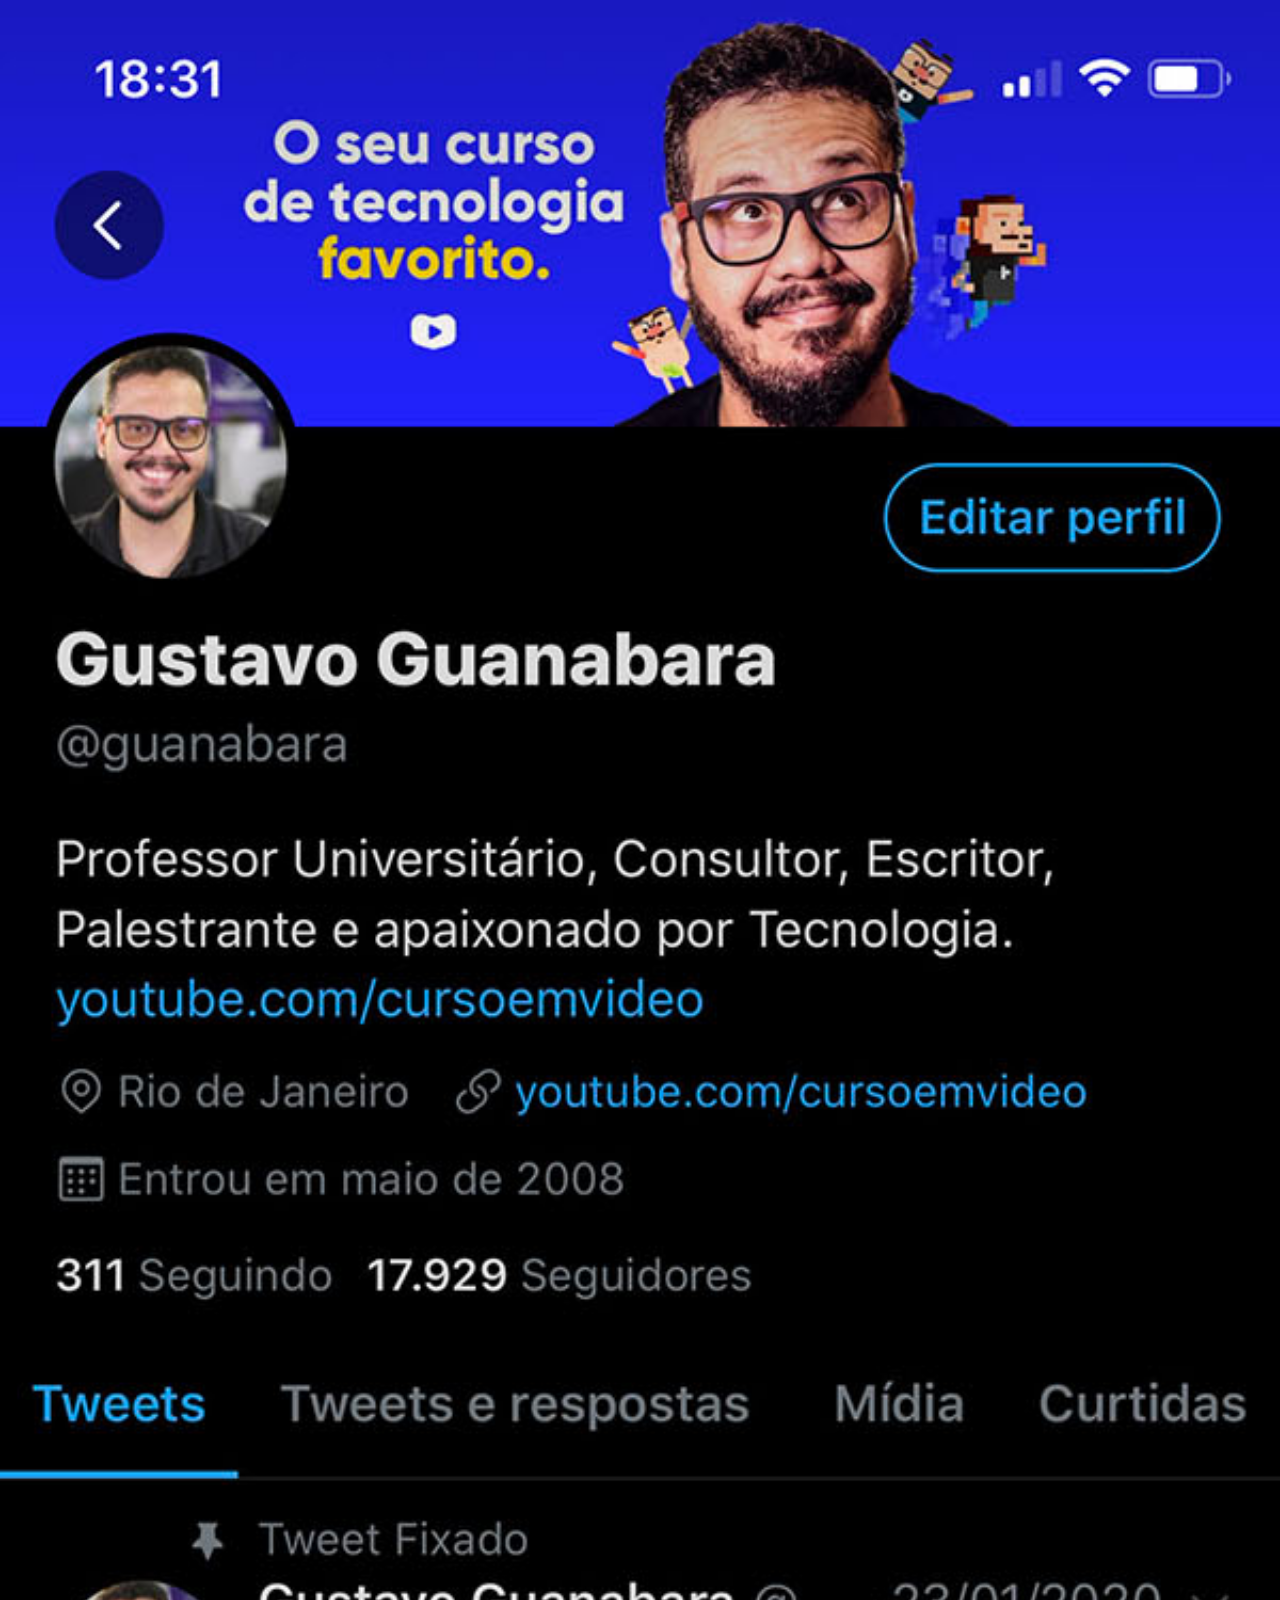
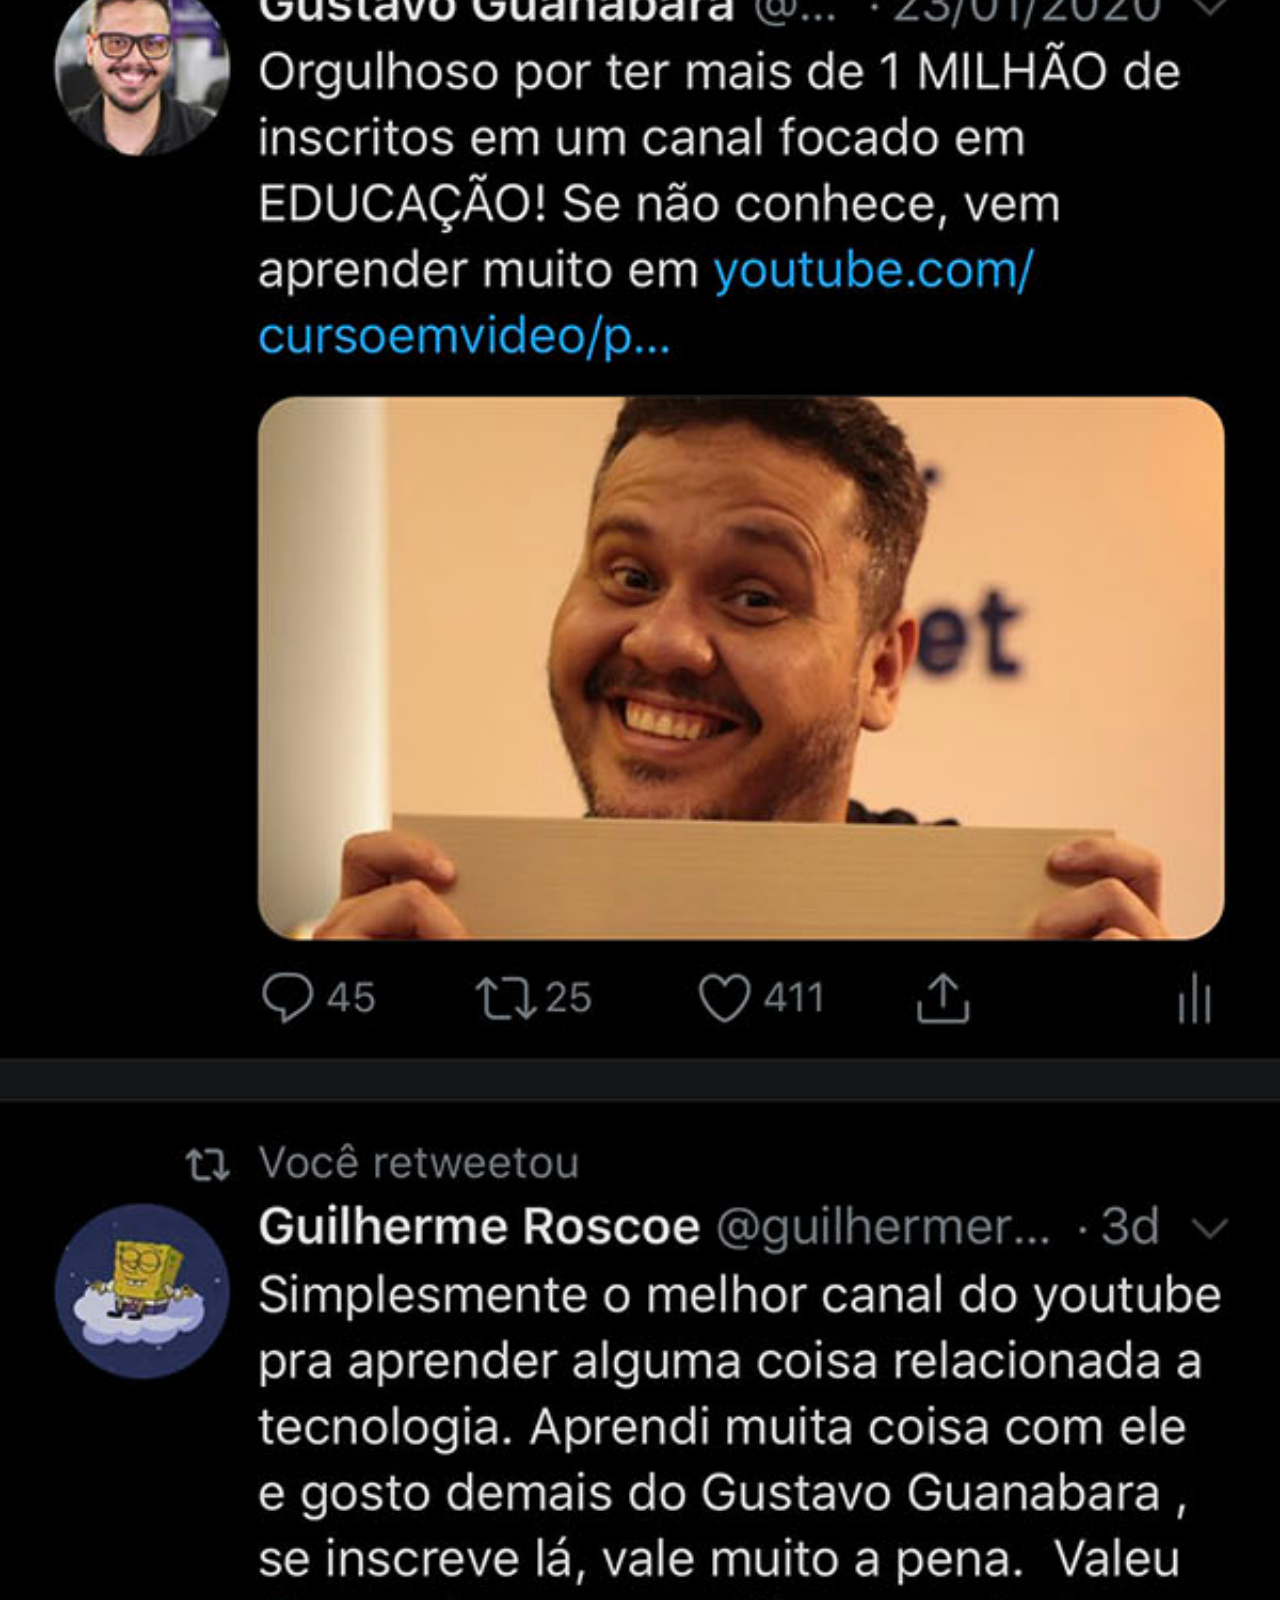
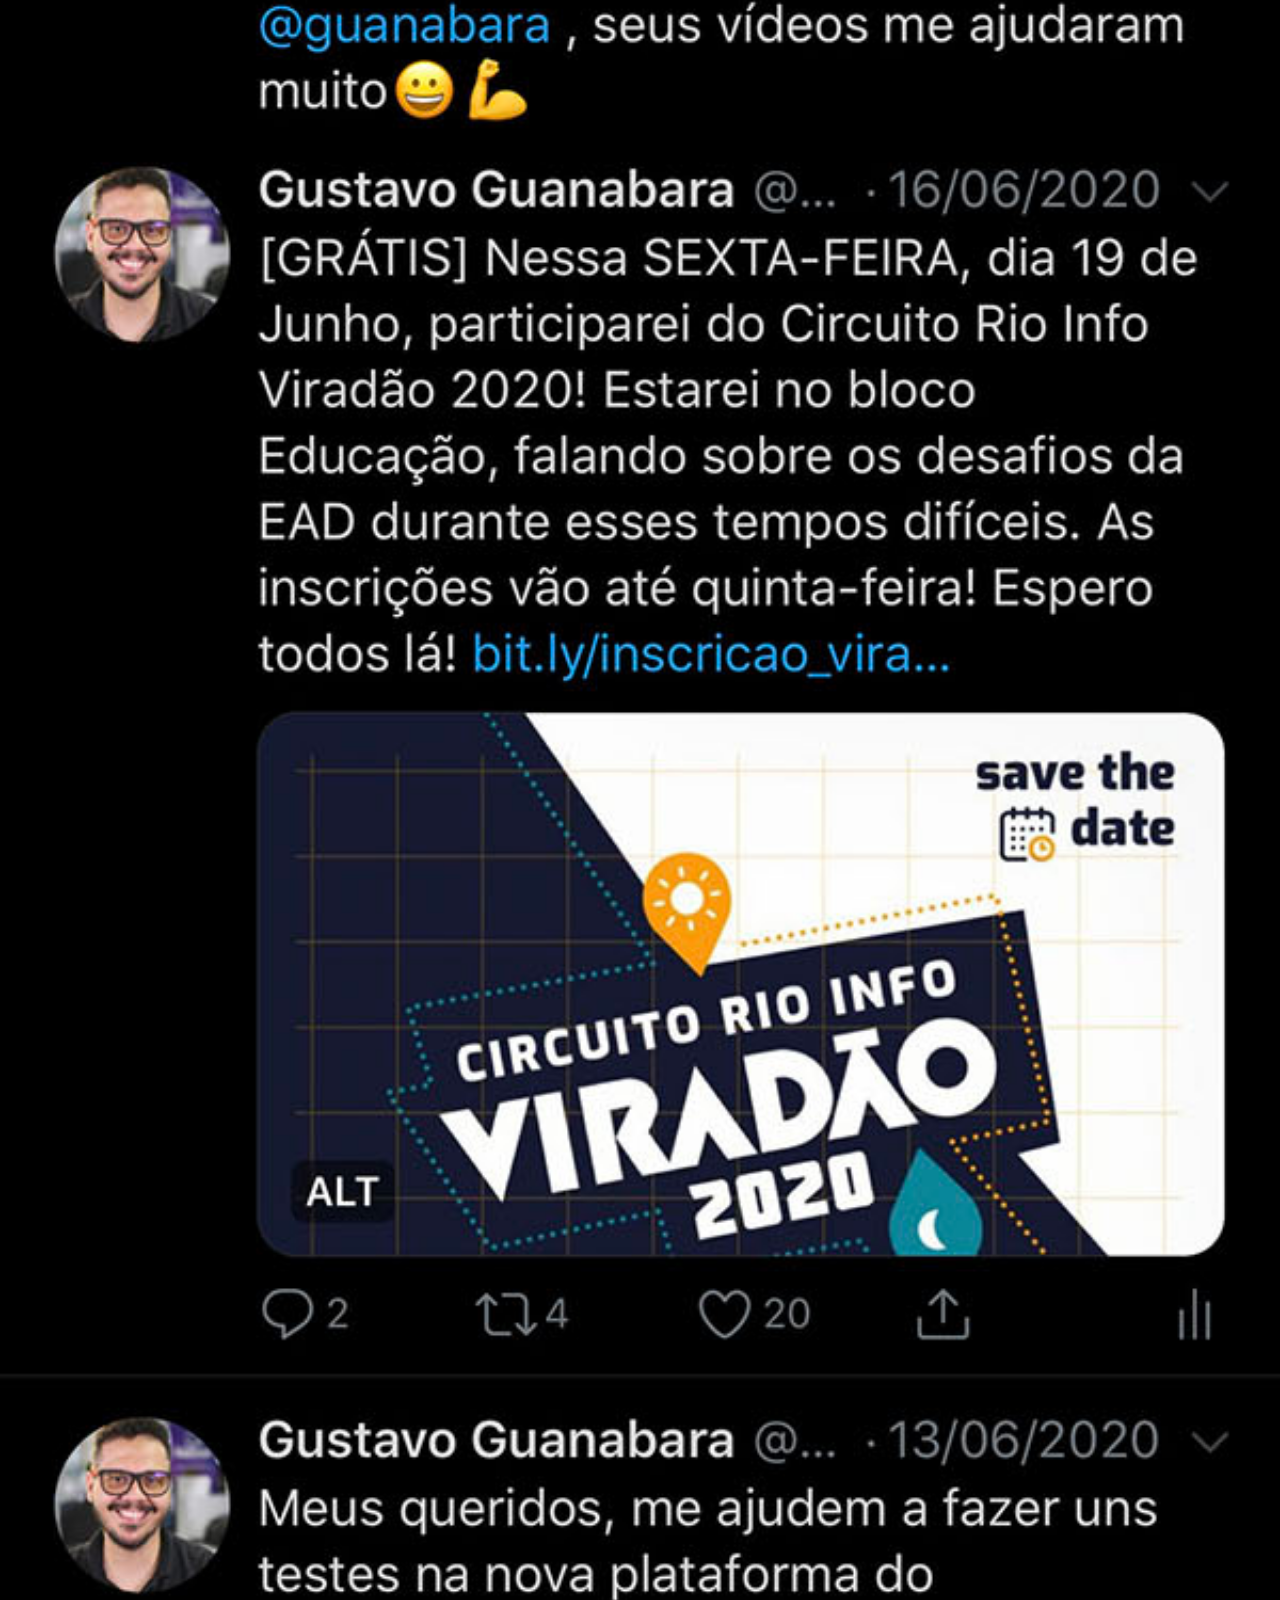
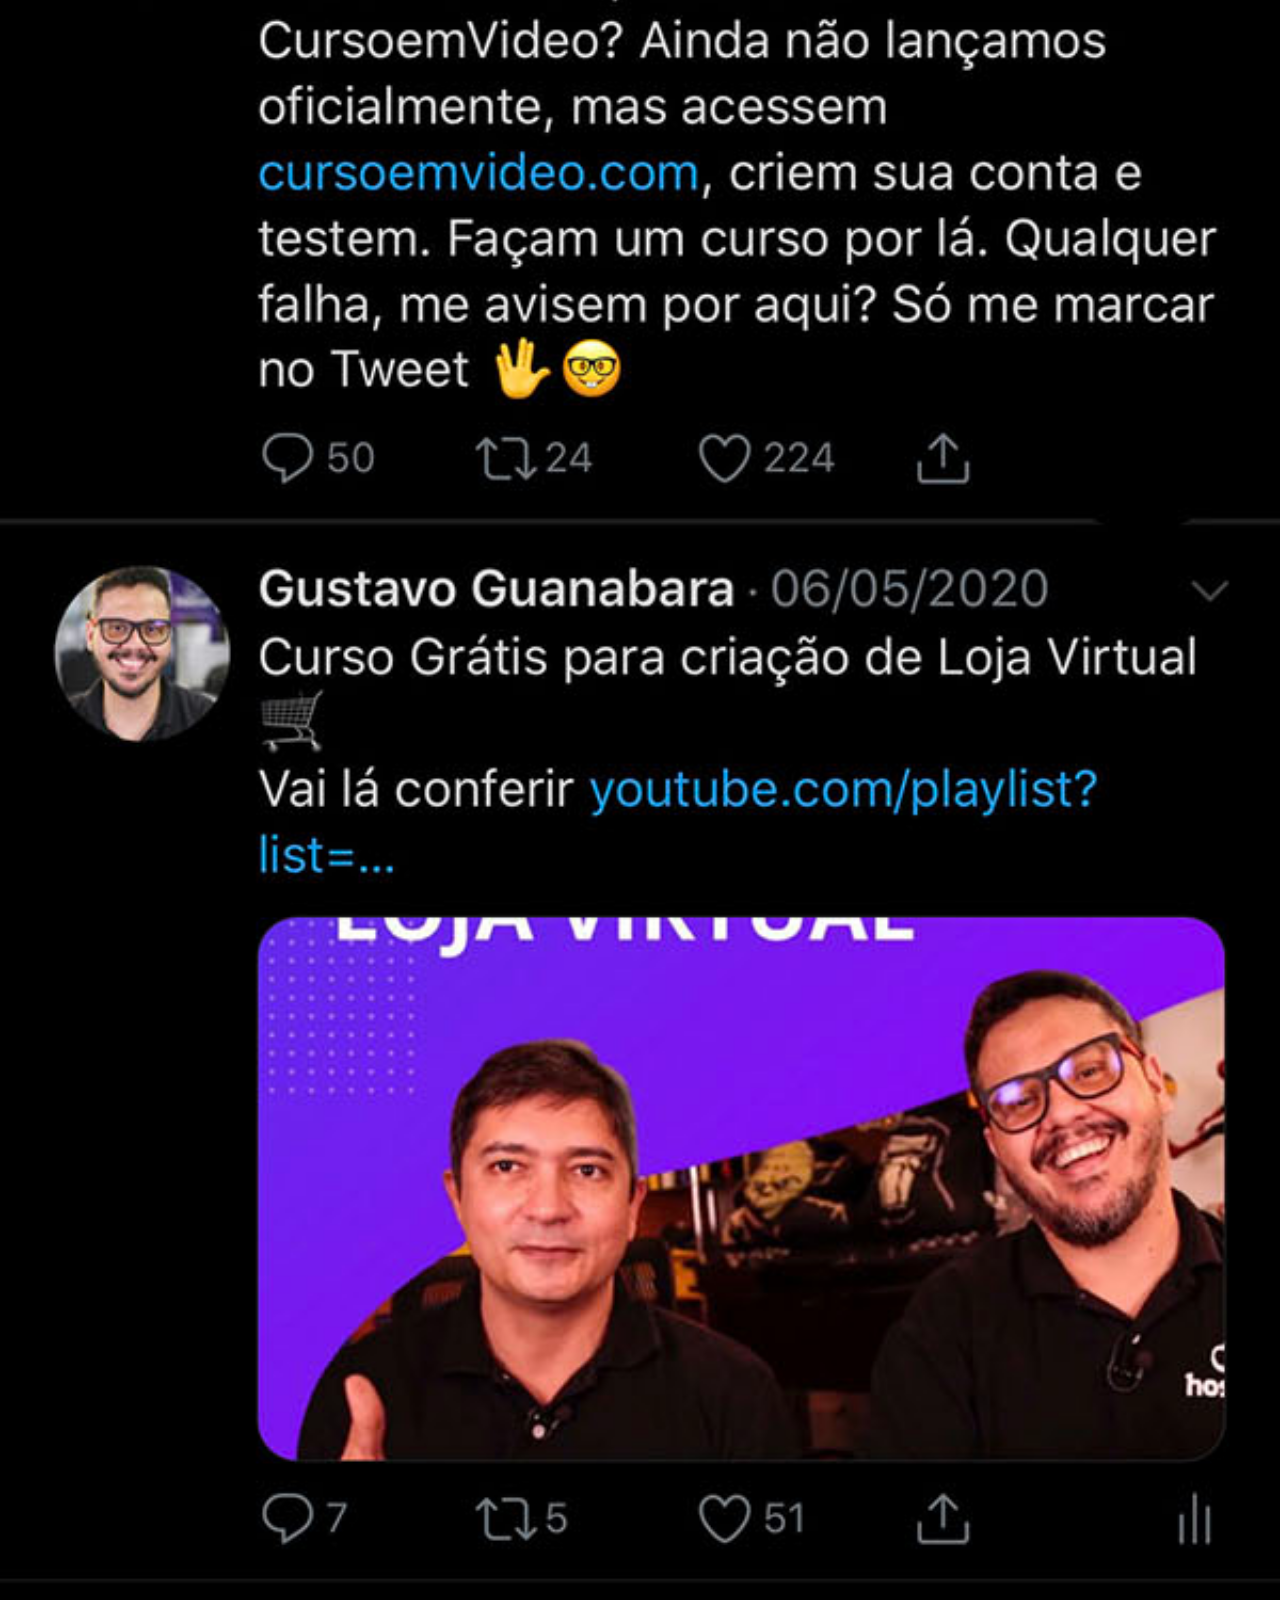
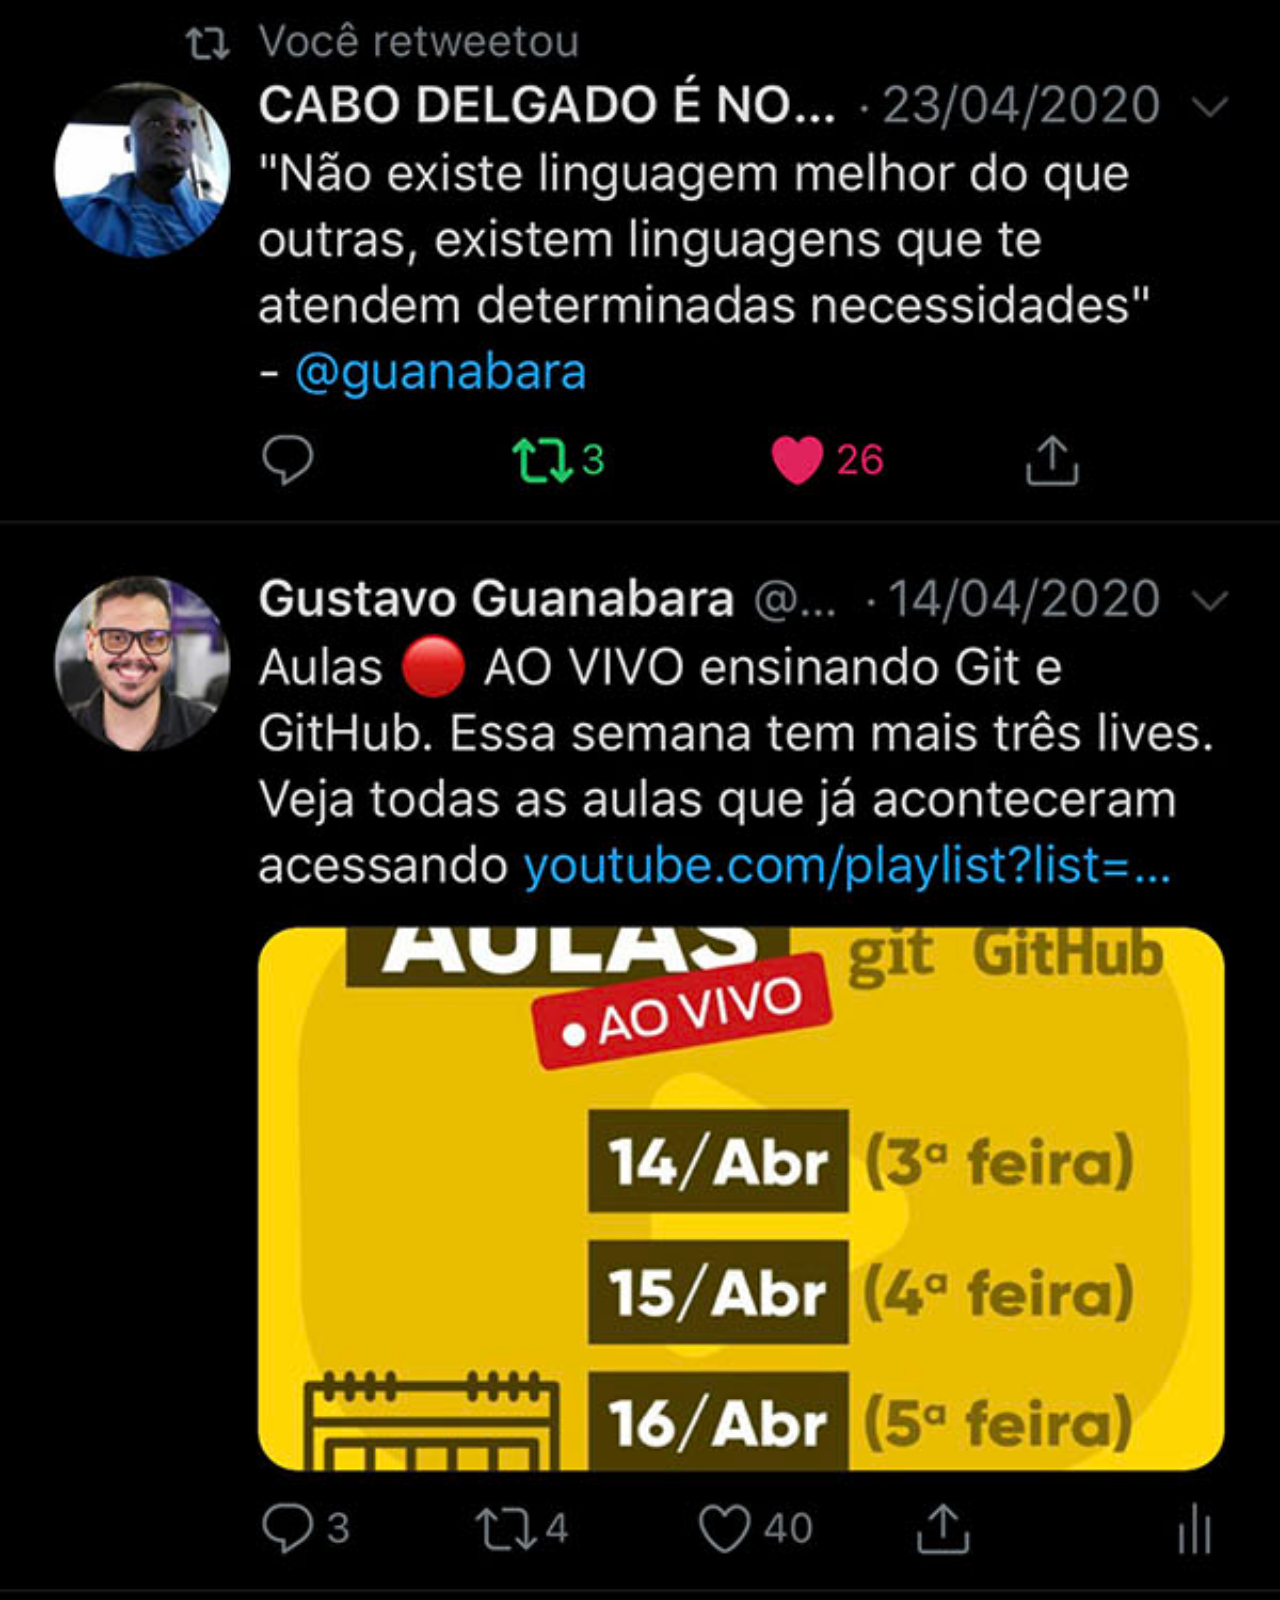
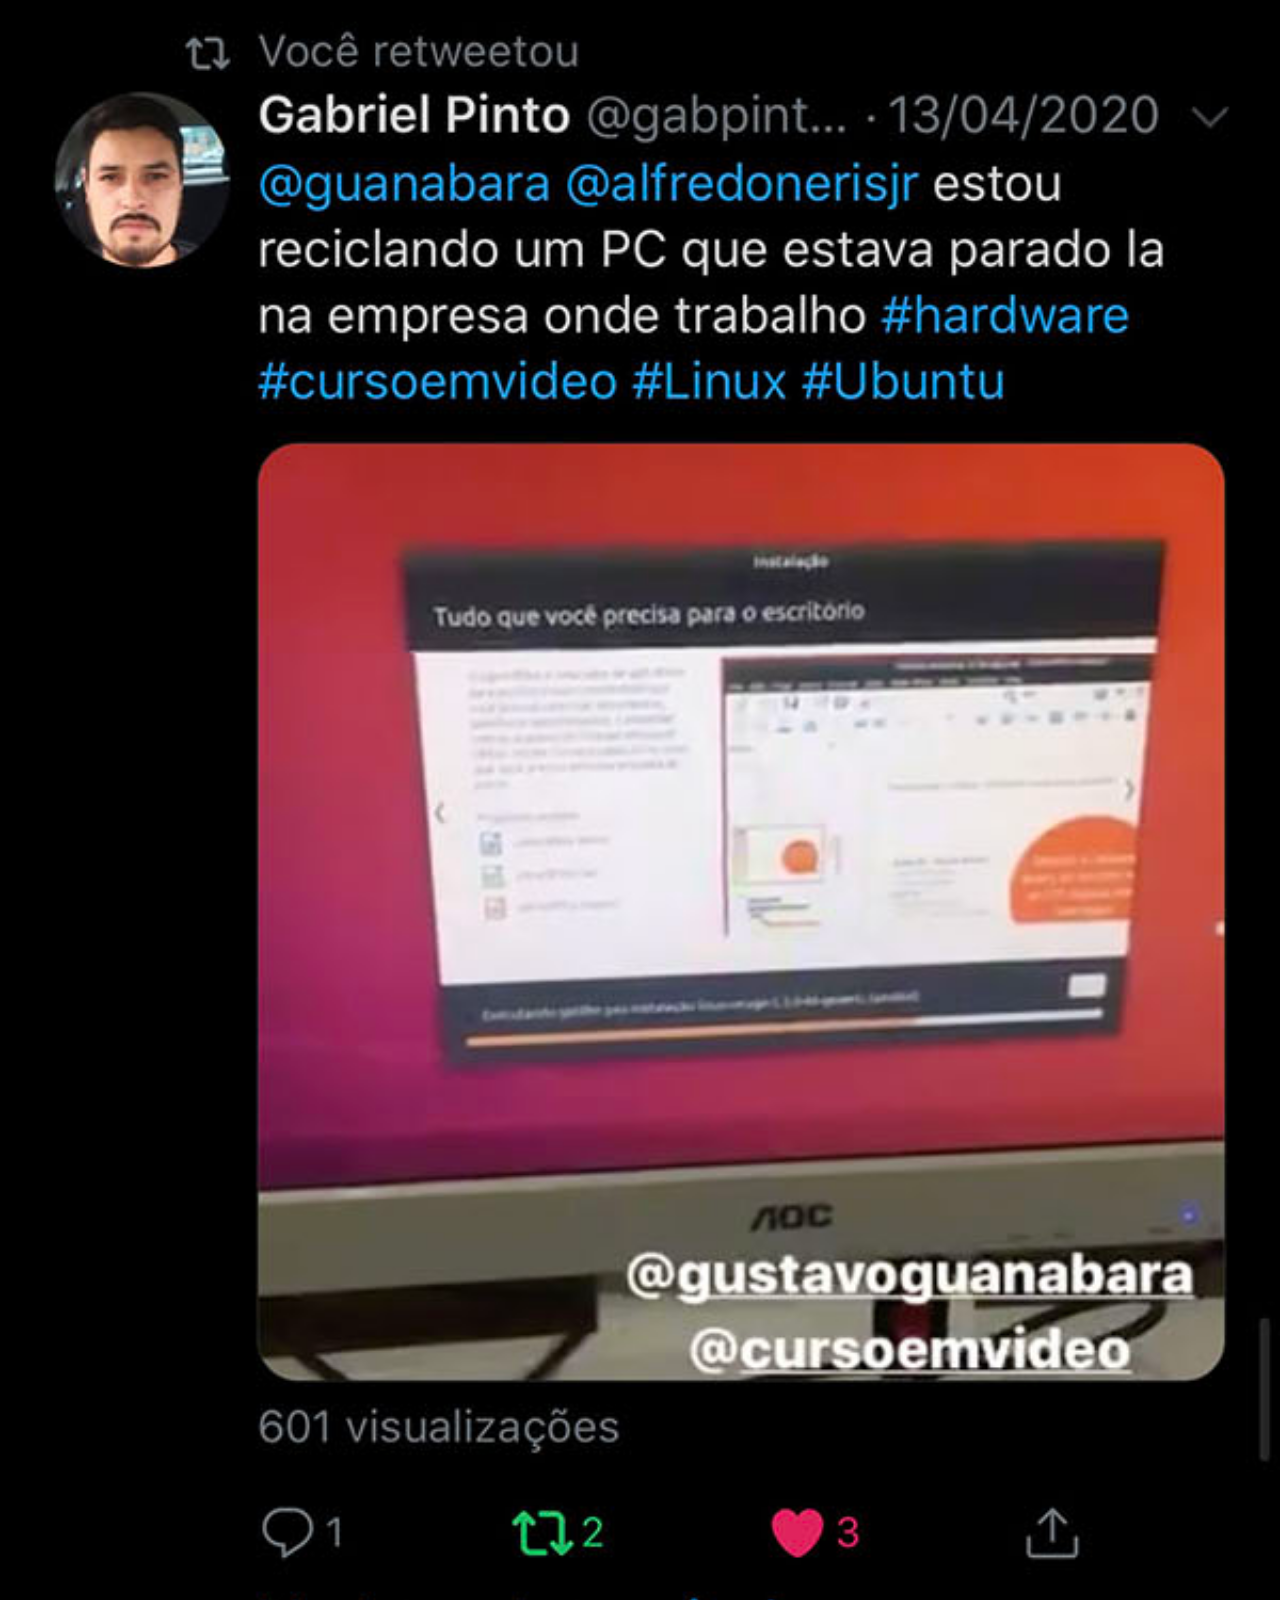
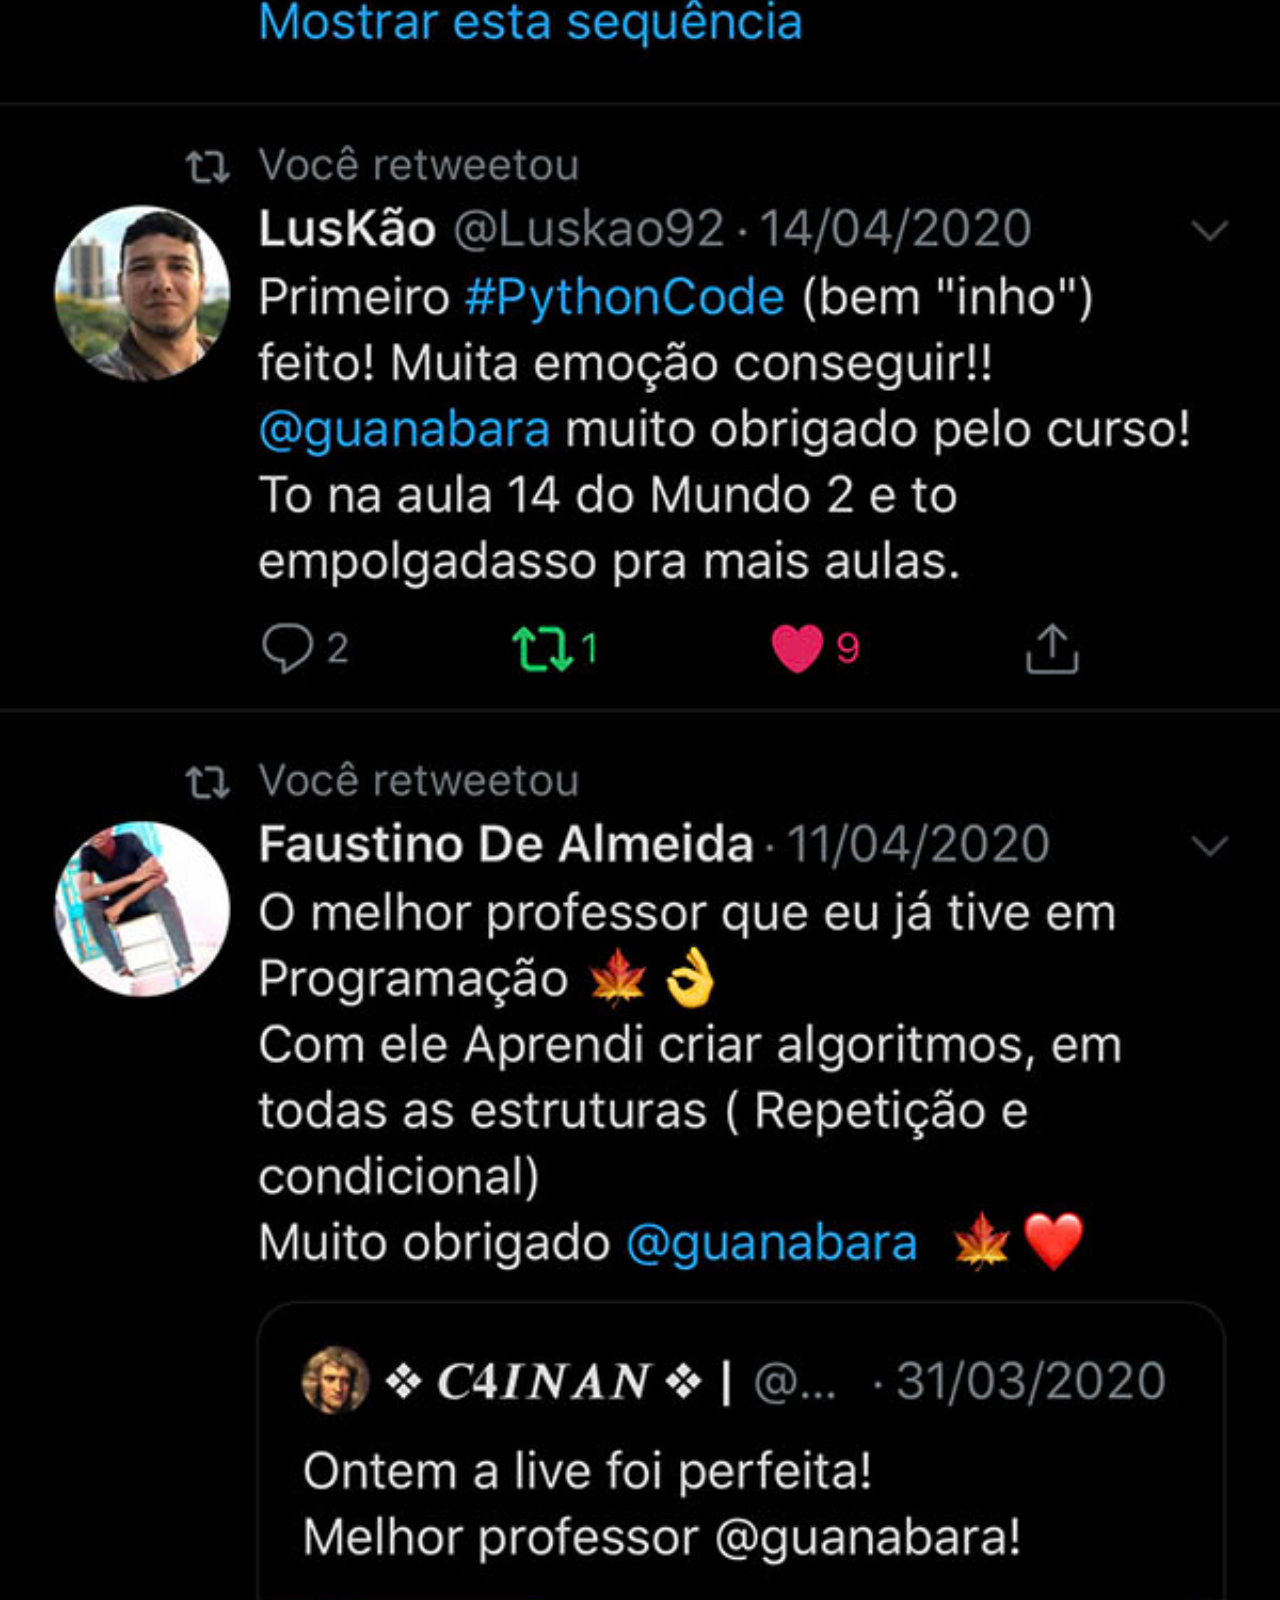
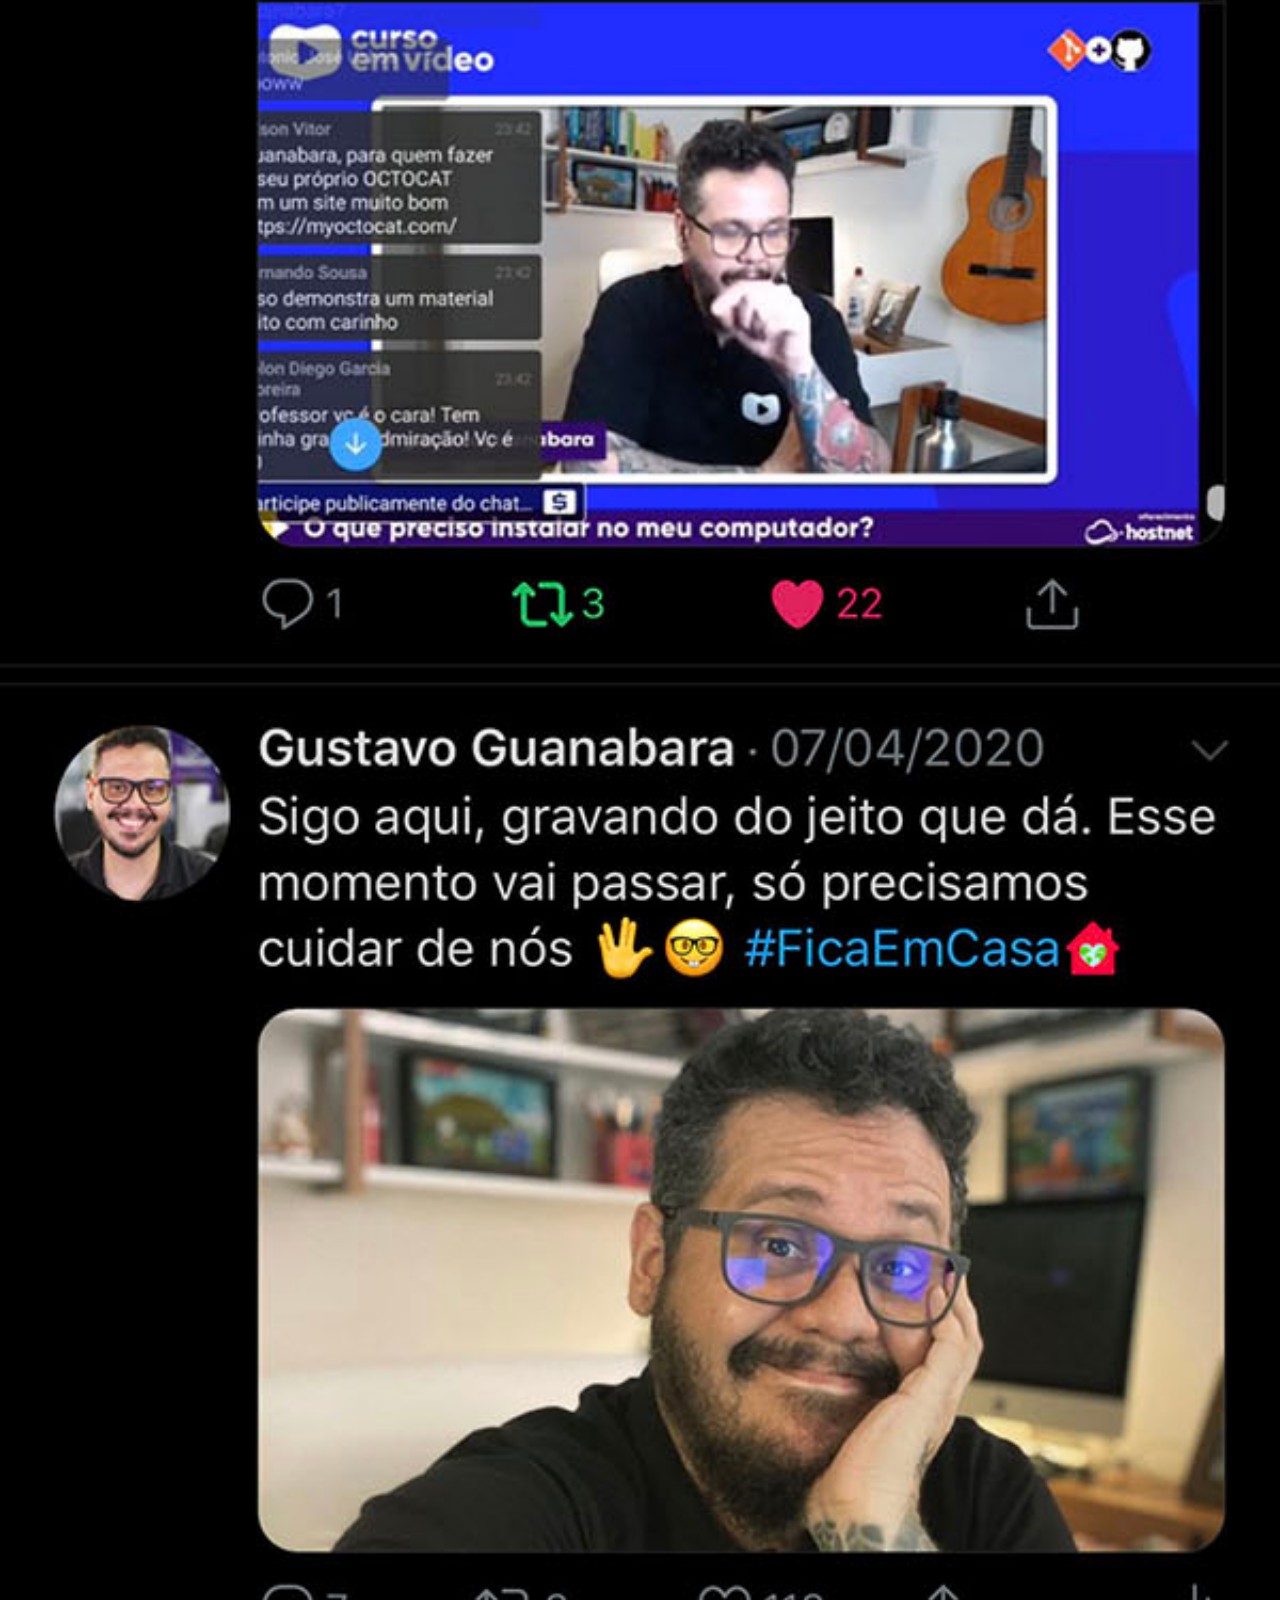
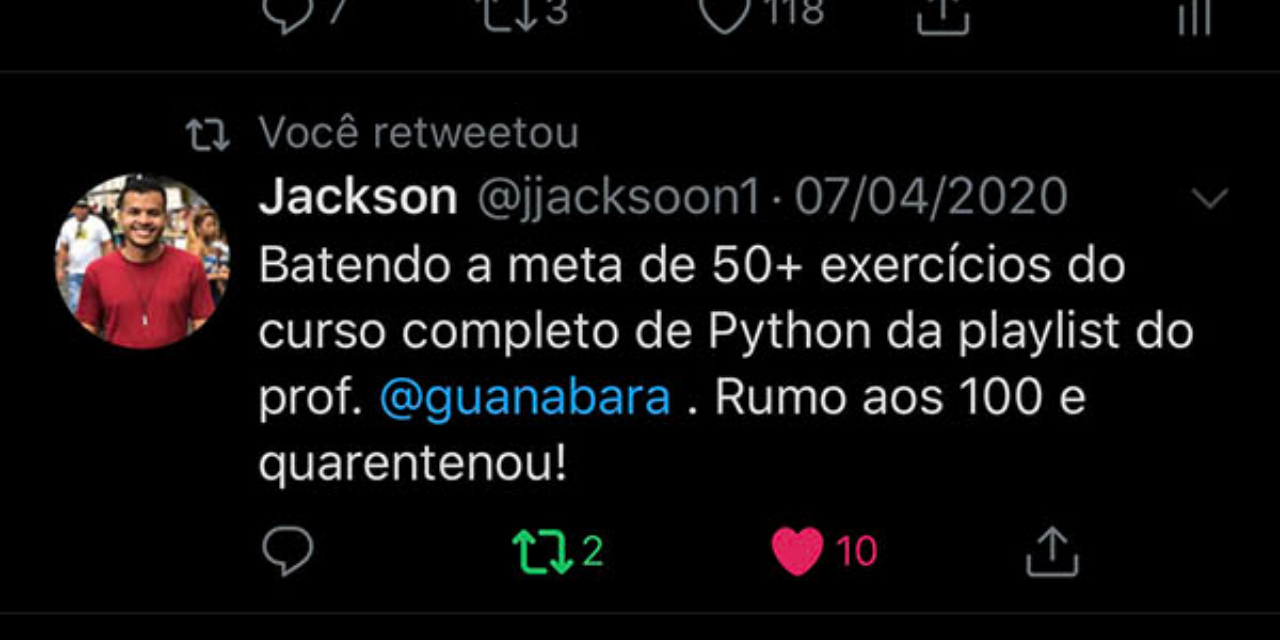
<file: twitter.html>
<!DOCTYPE html>
<html lang="pt-br">
<head>
    <meta charset="UTF-8">
    <meta name="viewport" content="width=device-width, initial-scale=1.0">
    <title>Twitter</title>
    <link rel="stylesheet" href="estilo/social.css">
</head>
<body>
    <img src="imagens/tela-twitter.jpg" alt="Twitter">    
    <a href="https://x.com/guanabara" target="_blank"></a>
</body>
</html>
</file>
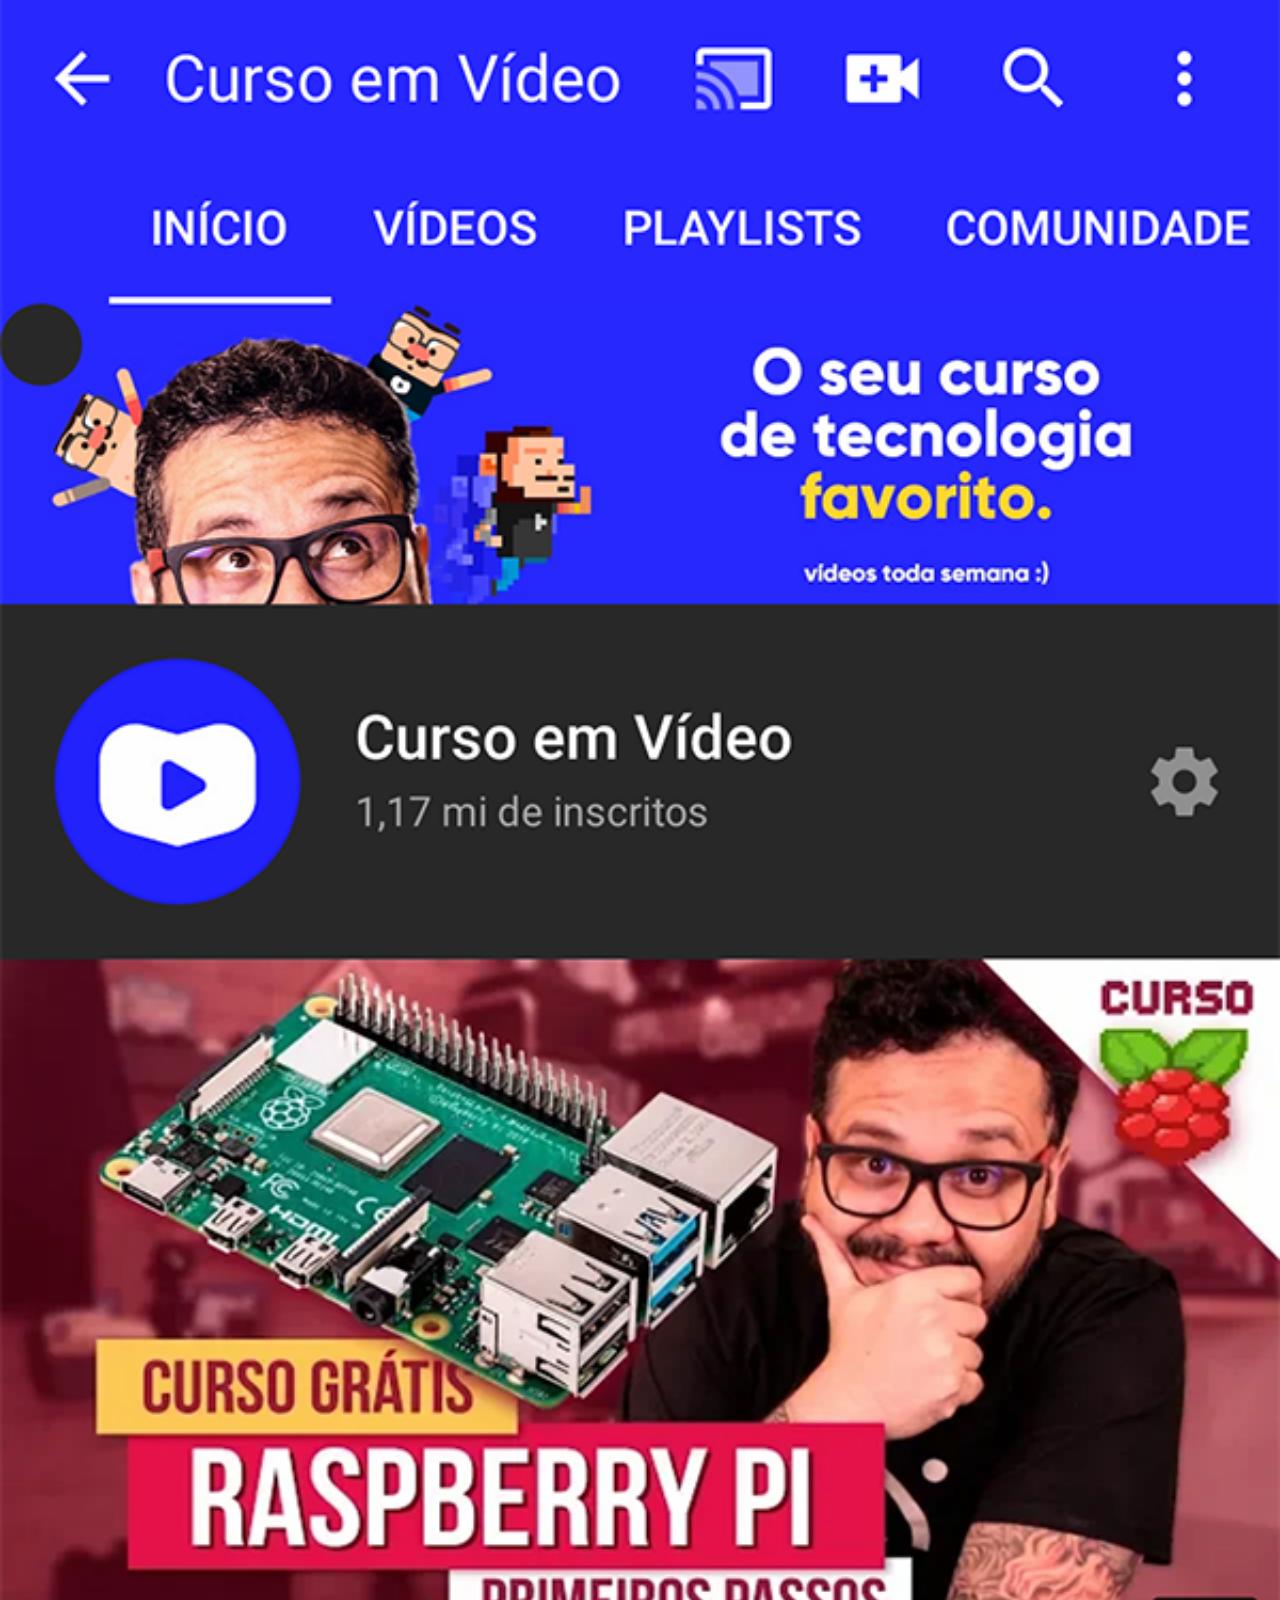
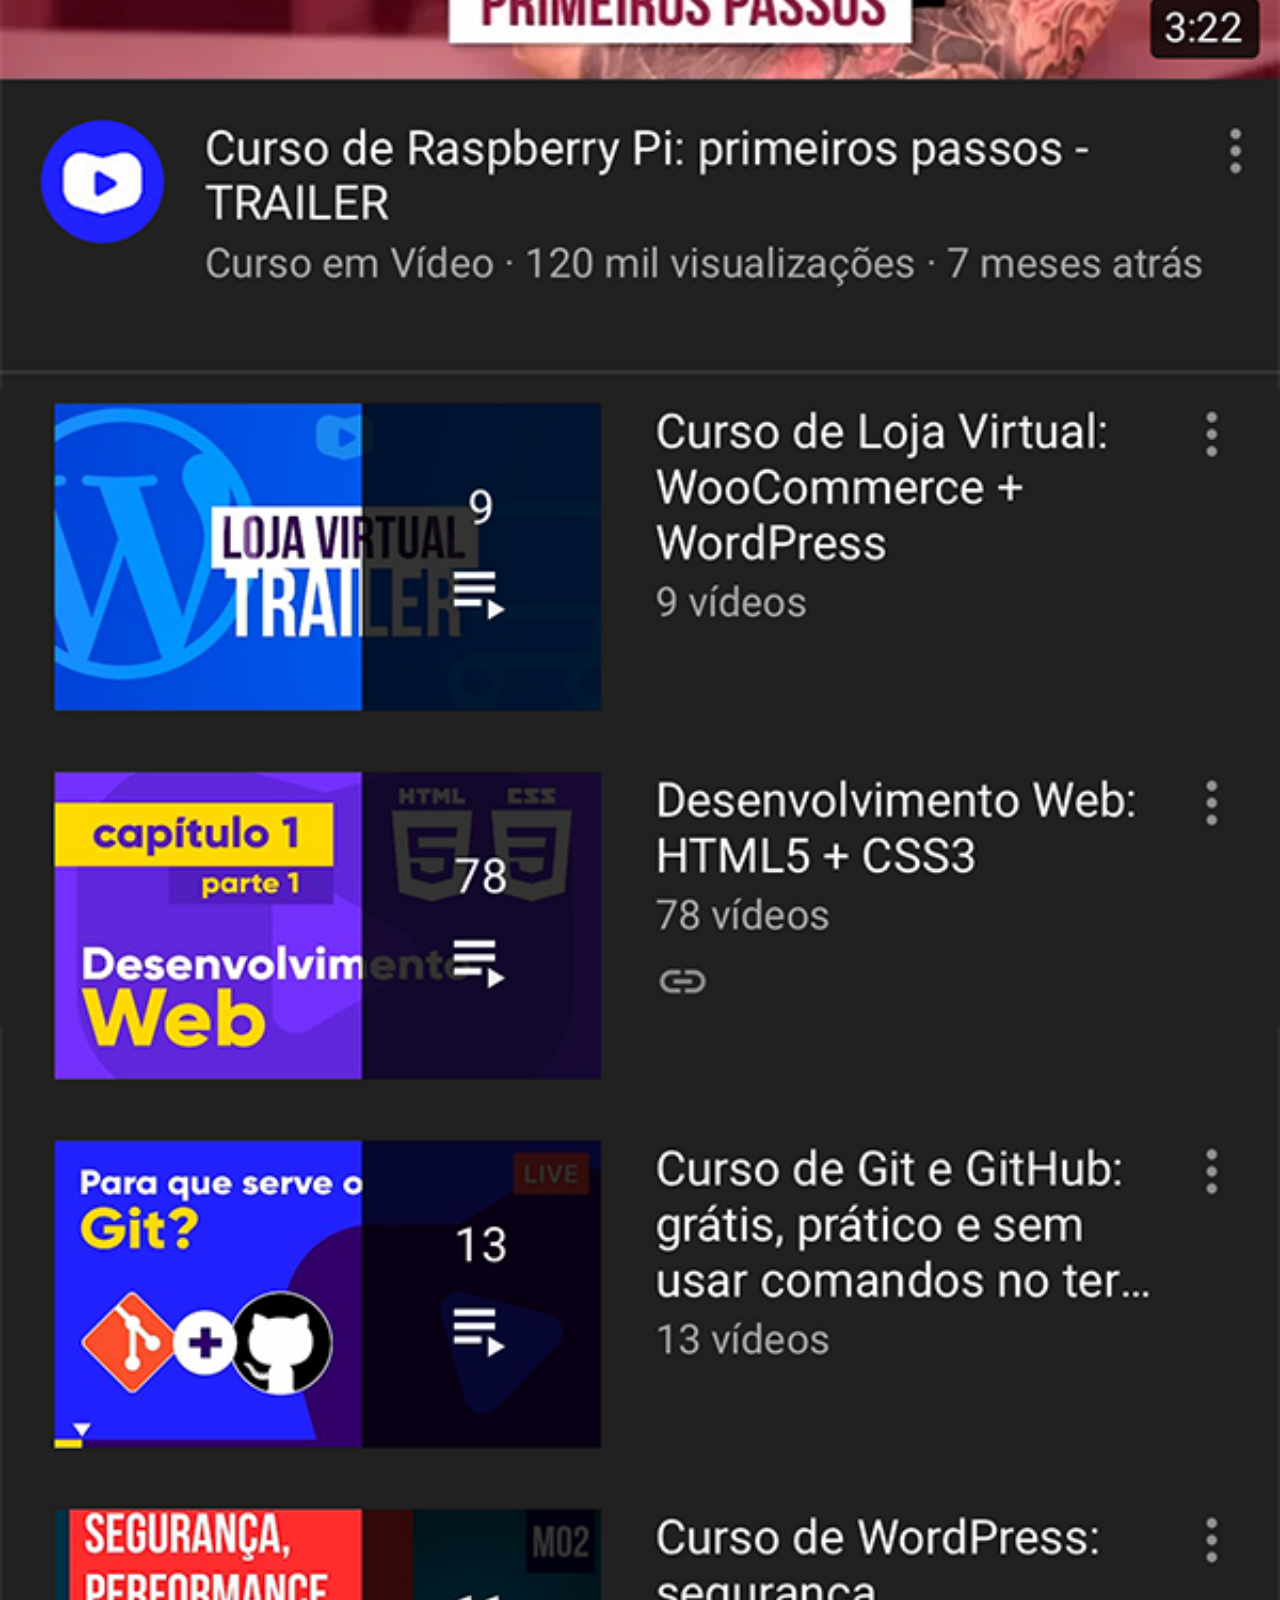
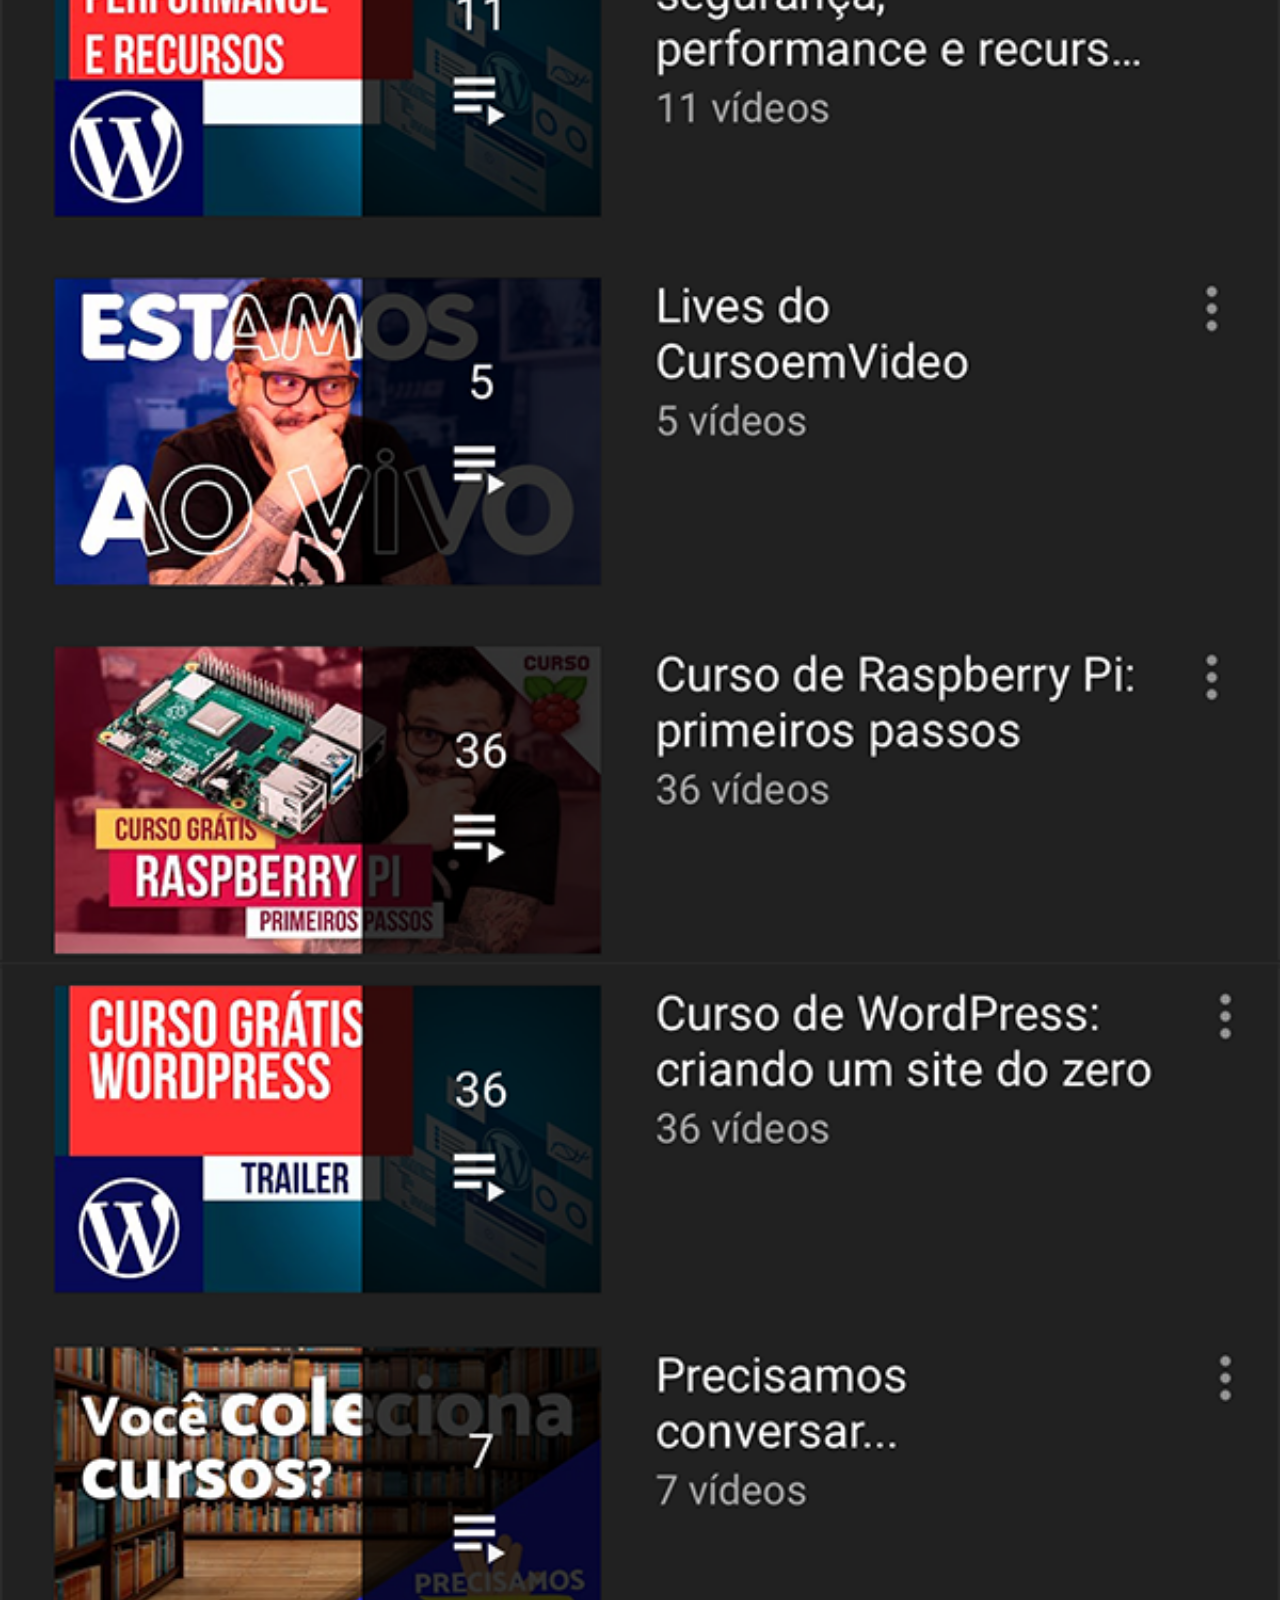
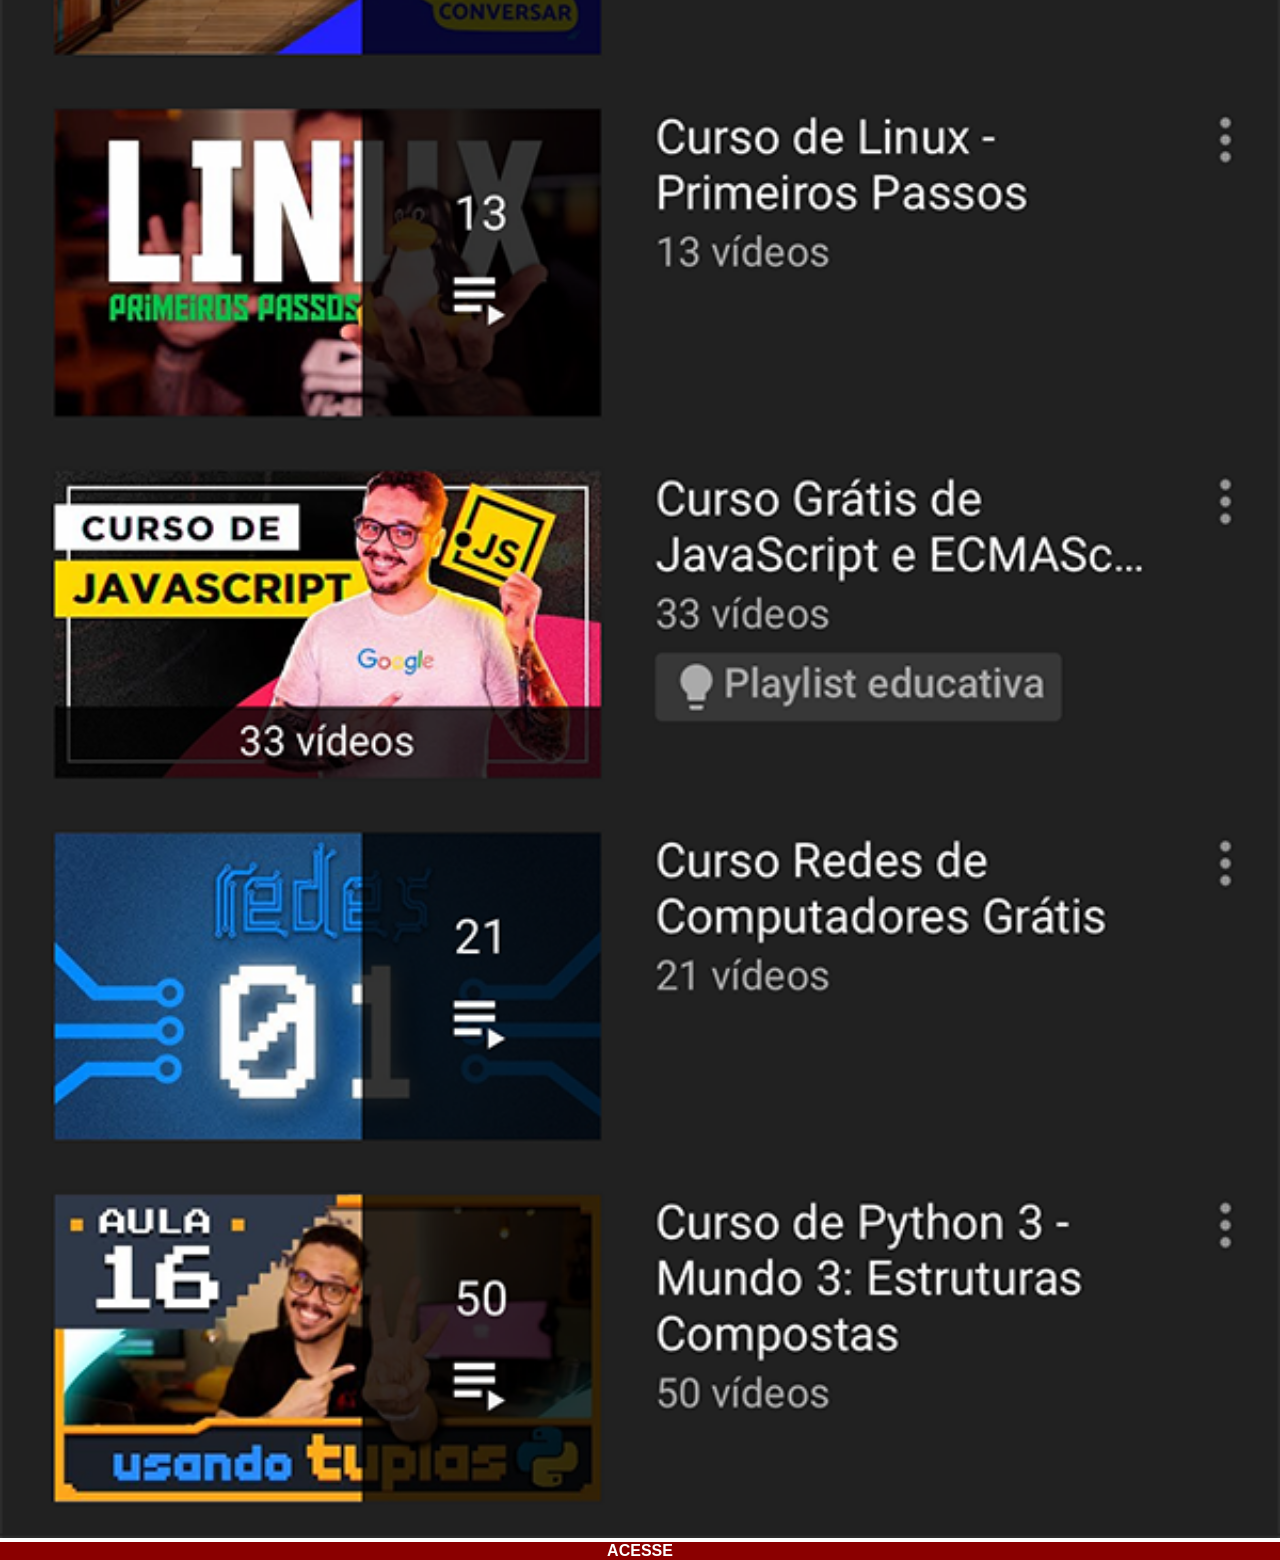
<file: youtube.html>
<!DOCTYPE html>
<html lang="pt-br">
<head>
    <meta charset="UTF-8">
    <meta name="viewport" content="width=device-width, initial-scale=1.0">
    <title>YouTube</title>
    <link rel="stylesheet" href="estilo/social.css">
</head>
<body>
    <img src="imagens/tela-youtube.png" alt="YouTube">
    <a href="www.youtube.com/@cursoemvideo" target="_blank">ACESSE</a>   
</body>
</html>
</file>
<file: estilo/style.css>
@charset "UTF-8";

* {
    margin: 0px;
    padding: 0px;
    font-family: Arial, Helvetica, sans-serif;
}

html, body {
    height: 100vh;
    width: 100vw;
    background-color: black;
}

body {
    background: url("../imagens/fundo-madeira.jpg") no-repeat top center;
    background-size: cover;
    background-attachment: fixed;
}

main {
    position: relative;
    height: 100vh;
}

section#telefone {
    position: absolute;
    top: 50%;
    left: 50%;
    transform: translate(-50%, -50%);

    height: 627px;
    width: 311px;
    background: url("../imagens/frame-iphone.png") no-repeat;
}

iframe#tela {
    position: relative;
    top: 80px;
    left: 22px;
    width: 269px;
    height: 471px;
}

section#redes-sociais {
    text-align: right;
}

section#redes-sociais img {
    width: 50px;
    margin: 10px;
    border-radius: 50%;
    box-shadow: 2px 2px 5px rgba(0, 0, 0, 0.400);
    box-sizing: border-box;
}

section#redes-sociais img:hover {
    border: 2px solid rgba(255, 255, 255, 0.637);
    transform: translate(-3px, -3px);
    box-shadow: 5px 5px 10px rgba(0, 0, 0, 0.623);
    transition: transform .3s, border 1s;
}
</file>
<file: estilo/social.css>
@charset "UTF-8";

* {
    margin: 0px;
    padding: 0px;
    font-family: Arial, Helvetica, sans-serif;
}

::-webkit-scrollbar {
    width: 0px;
    height: 0px;
}

img {
    width: 100vw;
}

a {
    display: block;
    background-color: darkred;
    color: white;
    text-align: center;
    font-weight: bolder;
    text-decoration: none;
}

a:hover {
    background-color: red;
}
</file>
